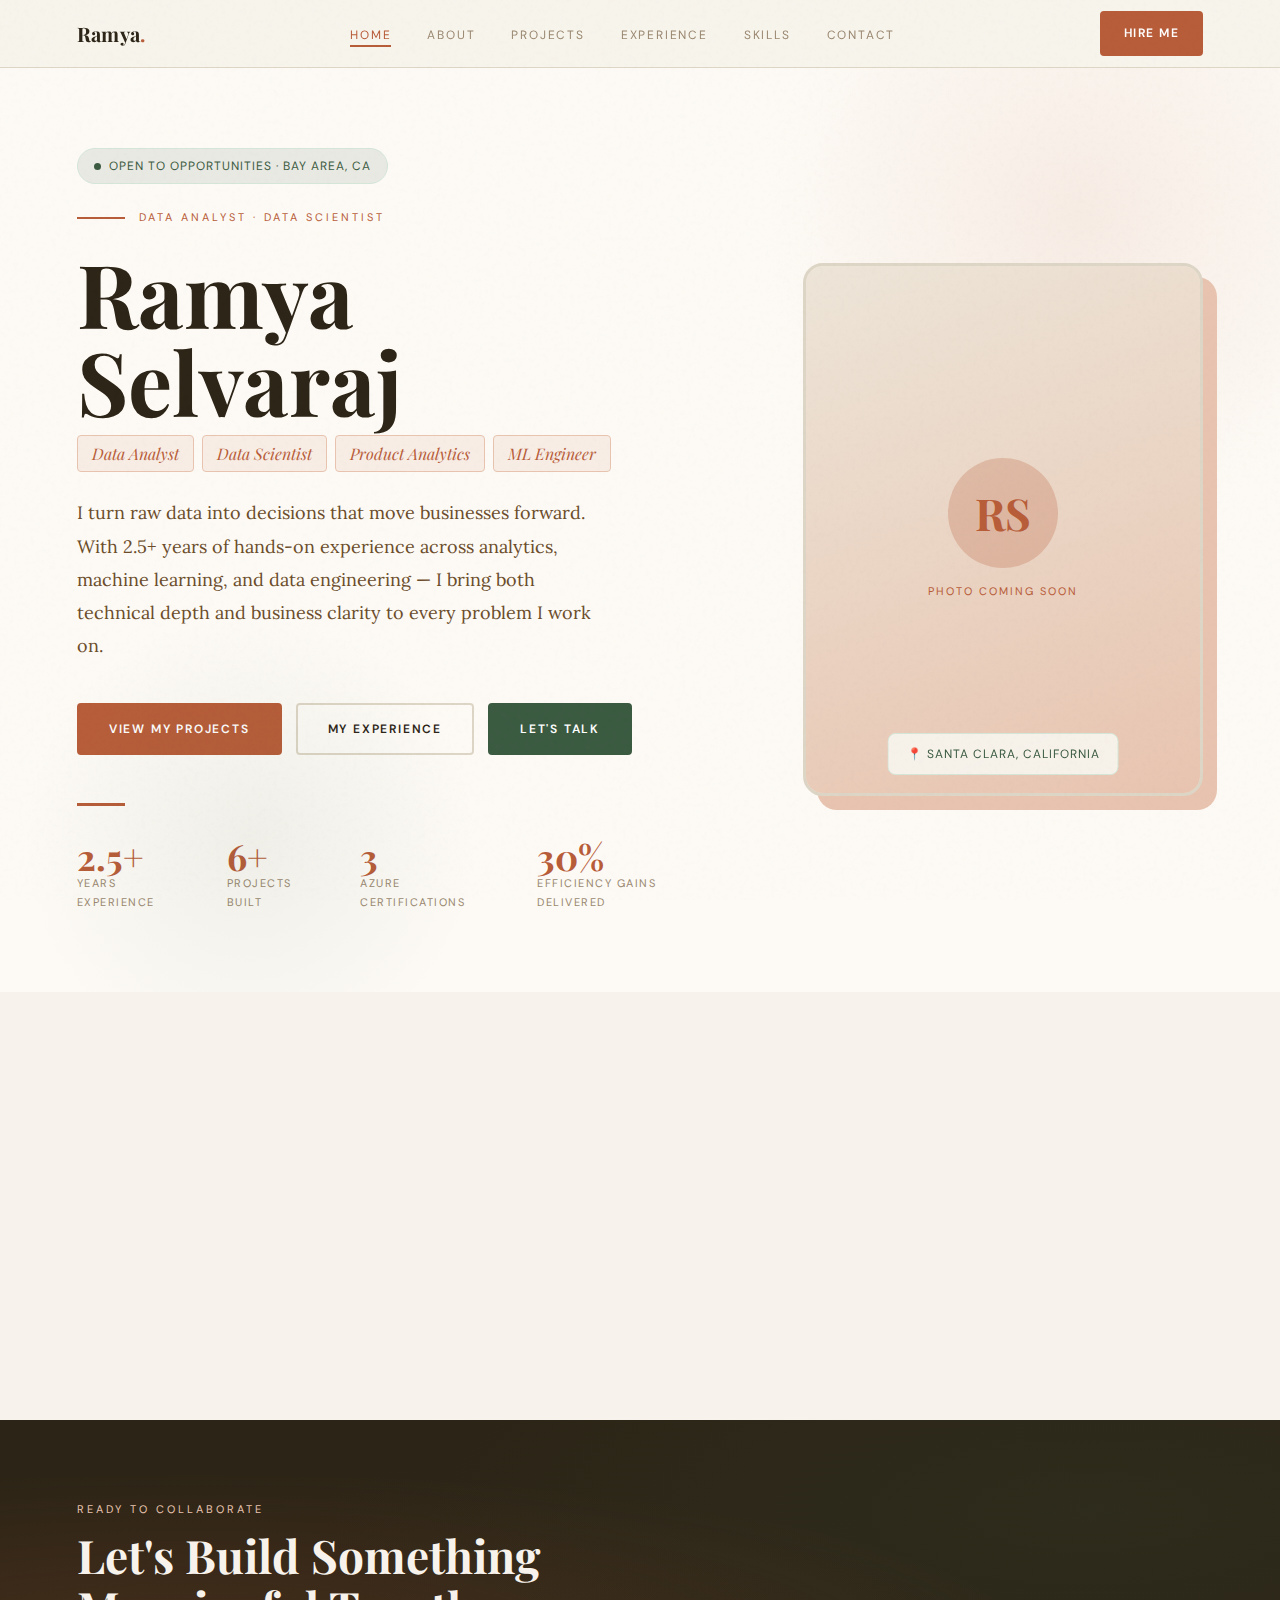
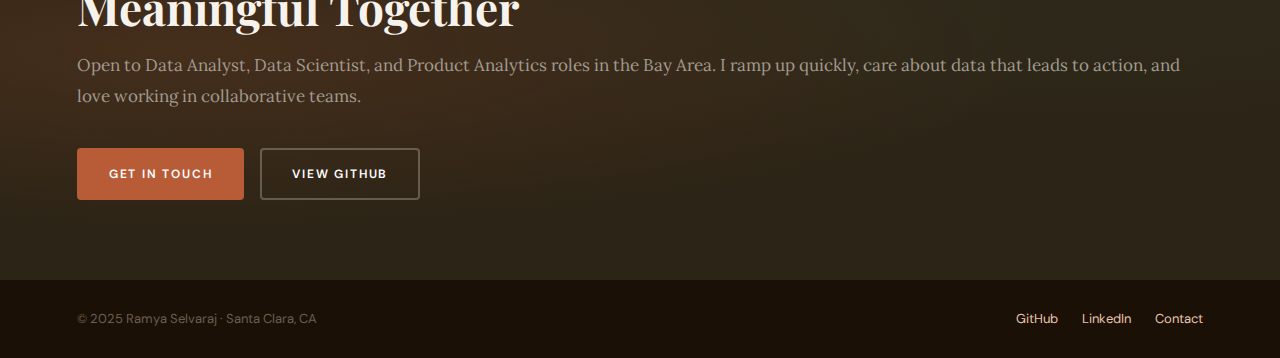
<file: index.html>
<!DOCTYPE html>
<html lang="en">
<head>
<meta charset="UTF-8">
<meta name="viewport" content="width=device-width, initial-scale=1.0">
<title>Ramya Selvaraj — Data Analyst & Data Scientist</title>
<meta name="description" content="Ramya Selvaraj – Data Analyst and Data Scientist with 2.5+ years of experience in analytics, ML, and data pipelines. Based in Bay Area, CA.">
<link rel="preconnect" href="https://fonts.googleapis.com">
<link href="https://fonts.googleapis.com/css2?family=Playfair+Display:ital,wght@0,400;0,600;0,700;1,400&family=DM+Sans:wght@300;400;500;600&family=Lora:ital,wght@0,400;1,400&display=swap" rel="stylesheet">
<link rel="stylesheet" href="css/style.css">
<style>
.available-chip {
  display: inline-flex; align-items: center; gap: 8px;
  background: rgba(58,90,64,.1); border: 1px solid var(--green-lt);
  color: var(--green); font-size: 12px; letter-spacing: 1px;
  text-transform: uppercase; padding: 7px 16px; border-radius: 20px;
  margin-bottom: 24px;
}
.available-dot {
  width: 7px; height: 7px; border-radius: 50%;
  background: var(--green); animation: pulse 2s infinite;
}
@keyframes pulse {
  0%, 100% { opacity: 1; transform: scale(1); }
  50% { opacity: .5; transform: scale(.7); }
}
.hero-divider {
  width: 48px; height: 3px; background: var(--terra);
  margin: 32px 0;
}
</style>
</head>
<body>

<!-- NAV -->
<nav>
  <a href="index.html" class="nav-logo">Ramya<span>.</span></a>
  <ul class="nav-links">
    <li><a href="index.html" data-page="home">Home</a></li>
    <li><a href="pages/about.html" data-page="about">About</a></li>
    <li><a href="pages/projects.html" data-page="projects">Projects</a></li>
    <li><a href="pages/experience.html" data-page="experience">Experience</a></li>
    <li><a href="pages/skills.html" data-page="skills">Skills</a></li>
    <li><a href="pages/contact.html" data-page="contact">Contact</a></li>
  </ul>
  <a href="pages/contact.html" class="nav-hire">Hire Me</a>
  <div class="hamburger" onclick="toggleMenu()">
    <span></span><span></span><span></span>
  </div>
</nav>

<div class="page-wrap">

  <!-- HERO -->
  <section class="hero">
    <div class="hero-blob hero-blob-1"></div>
    <div class="hero-blob hero-blob-2"></div>
    <div class="hero-inner">
      <div class="hero-text">
        <div class="available-chip">
          <div class="available-dot"></div>
          Open to opportunities · Bay Area, CA
        </div>

        <div class="hero-eyebrow">
          <div class="eyebrow-line"></div>
          <span class="eyebrow-text">Data Analyst · Data Scientist</span>
        </div>

        <h1 class="hero-name">Ramya<br>Selvaraj</h1>

        <div class="hero-roles">
          <span class="role-badge">Data Analyst</span>
          <span class="role-badge">Data Scientist</span>
          <span class="role-badge">Product Analytics</span>
          <span class="role-badge">ML Engineer</span>
        </div>

        <p class="hero-desc">
          I turn raw data into decisions that move businesses forward.
          With 2.5+ years of hands-on experience across analytics, machine learning,
          and data engineering — I bring both technical depth and business clarity
          to every problem I work on.
        </p>

        <div class="hero-ctas">
          <a href="pages/projects.html" class="btn btn-fill">View My Projects</a>
          <a href="pages/experience.html" class="btn btn-ghost">My Experience</a>
          <a href="pages/contact.html" class="btn btn-green">Let's Talk</a>
        </div>

        <div class="hero-divider"></div>

        <div class="hero-stats">
          <div class="hero-stat">
            <div class="hs-num">2.5+</div>
            <div class="hs-lbl">Years Experience</div>
          </div>
          <div class="hero-stat">
            <div class="hs-num">6+</div>
            <div class="hs-lbl">Projects Built</div>
          </div>
          <div class="hero-stat">
            <div class="hs-num">3</div>
            <div class="hs-lbl">Azure Certifications</div>
          </div>
          <div class="hero-stat">
            <div class="hs-num">30%</div>
            <div class="hs-lbl">Efficiency Gains Delivered</div>
          </div>
        </div>
      </div>

      <div class="hero-photo-col">
        <div class="hero-photo-frame">
          <!--
            TO ADD YOUR PHOTO:
            Replace the div below with: <img src="../your-photo.jpg" alt="Ramya Selvaraj">
          -->
          <div class="photo-placeholder">
            <div class="avatar-initials">RS</div>
            <p>Photo coming soon</p>
          </div>
          <div class="hero-location-tag">📍 Santa Clara, California</div>
        </div>
      </div>
    </div>
  </section>

  <!-- NAVIGATION CARDS -->
  <div style="background: var(--cream); padding: 0 0 80px;">
    <div class="nav-cards">

      <a href="pages/about.html" class="nav-card reveal">
        <div class="nc-icon">👩‍💻</div>
        <div class="nc-title">About Me</div>
        <div class="nc-sub">My story, background, and what drives me as a data professional.</div>
        <span class="nc-arrow">→</span>
      </a>

      <a href="pages/projects.html" class="nav-card reveal">
        <div class="nc-icon">📊</div>
        <div class="nc-title">Projects</div>
        <div class="nc-sub">6 end-to-end projects across ML, analytics, pipelines, and product.</div>
        <span class="nc-arrow">→</span>
      </a>

      <a href="pages/experience.html" class="nav-card reveal">
        <div class="nc-icon">💼</div>
        <div class="nc-title">Experience & Education</div>
        <div class="nc-sub">Professional history, academic background, and certifications.</div>
        <span class="nc-arrow">→</span>
      </a>

      <a href="pages/skills.html" class="nav-card reveal">
        <div class="nc-icon">⚡</div>
        <div class="nc-title">Skills & Tools</div>
        <div class="nc-sub">Full technical stack: SQL, Python, ML, BI, cloud, and more.</div>
        <span class="nc-arrow">→</span>
      </a>

    </div>
  </div>

  <!-- CONTACT STRIP -->
  <div class="contact-section">
    <div class="contact-inner">
      <span class="contact-label">Ready to collaborate</span>
      <h2 class="contact-title">Let's Build Something<br>Meaningful Together</h2>
      <p class="contact-sub">Open to Data Analyst, Data Scientist, and Product Analytics roles in the Bay Area. I ramp up quickly, care about data that leads to action, and love working in collaborative teams.</p>
      <div style="display:flex; gap:16px; flex-wrap:wrap;">
        <a href="pages/contact.html" class="btn btn-fill">Get In Touch</a>
        <a href="https://github.com/RamyaSelvaraj29" target="_blank" class="btn btn-ghost" style="color:#fff; border-color:rgba(255,255,255,.25);">View GitHub</a>
      </div>
    </div>
  </div>

</div>

<footer>
  <span>© 2025 Ramya Selvaraj · Santa Clara, CA</span>
  <div class="footer-links">
    <a href="https://github.com/RamyaSelvaraj29" target="_blank">GitHub</a>
    <a href="https://linkedin.com/in/ramya-selvaraj" target="_blank">LinkedIn</a>
    <a href="pages/contact.html">Contact</a>
  </div>
</footer>

<script src="js/main.js"></script>
<script>initNav('home');</script>
</body>
</html>
</file>
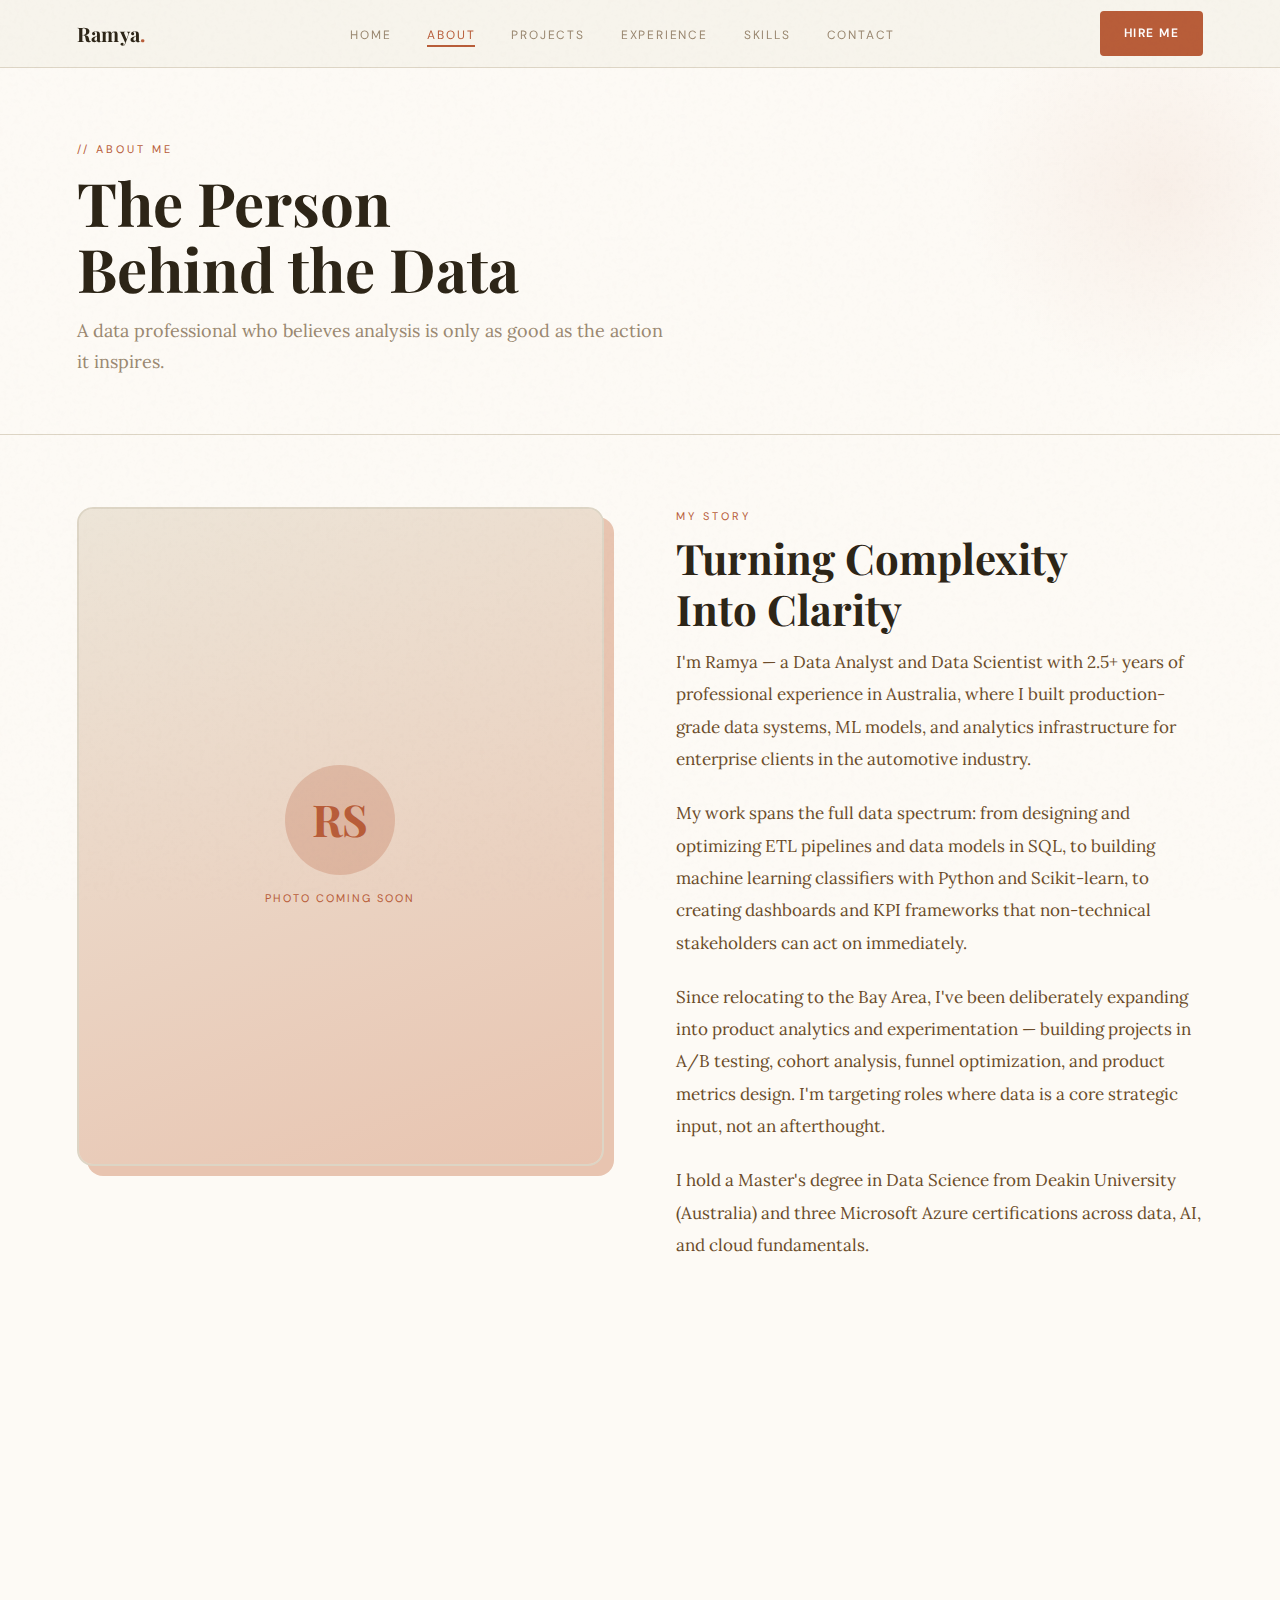
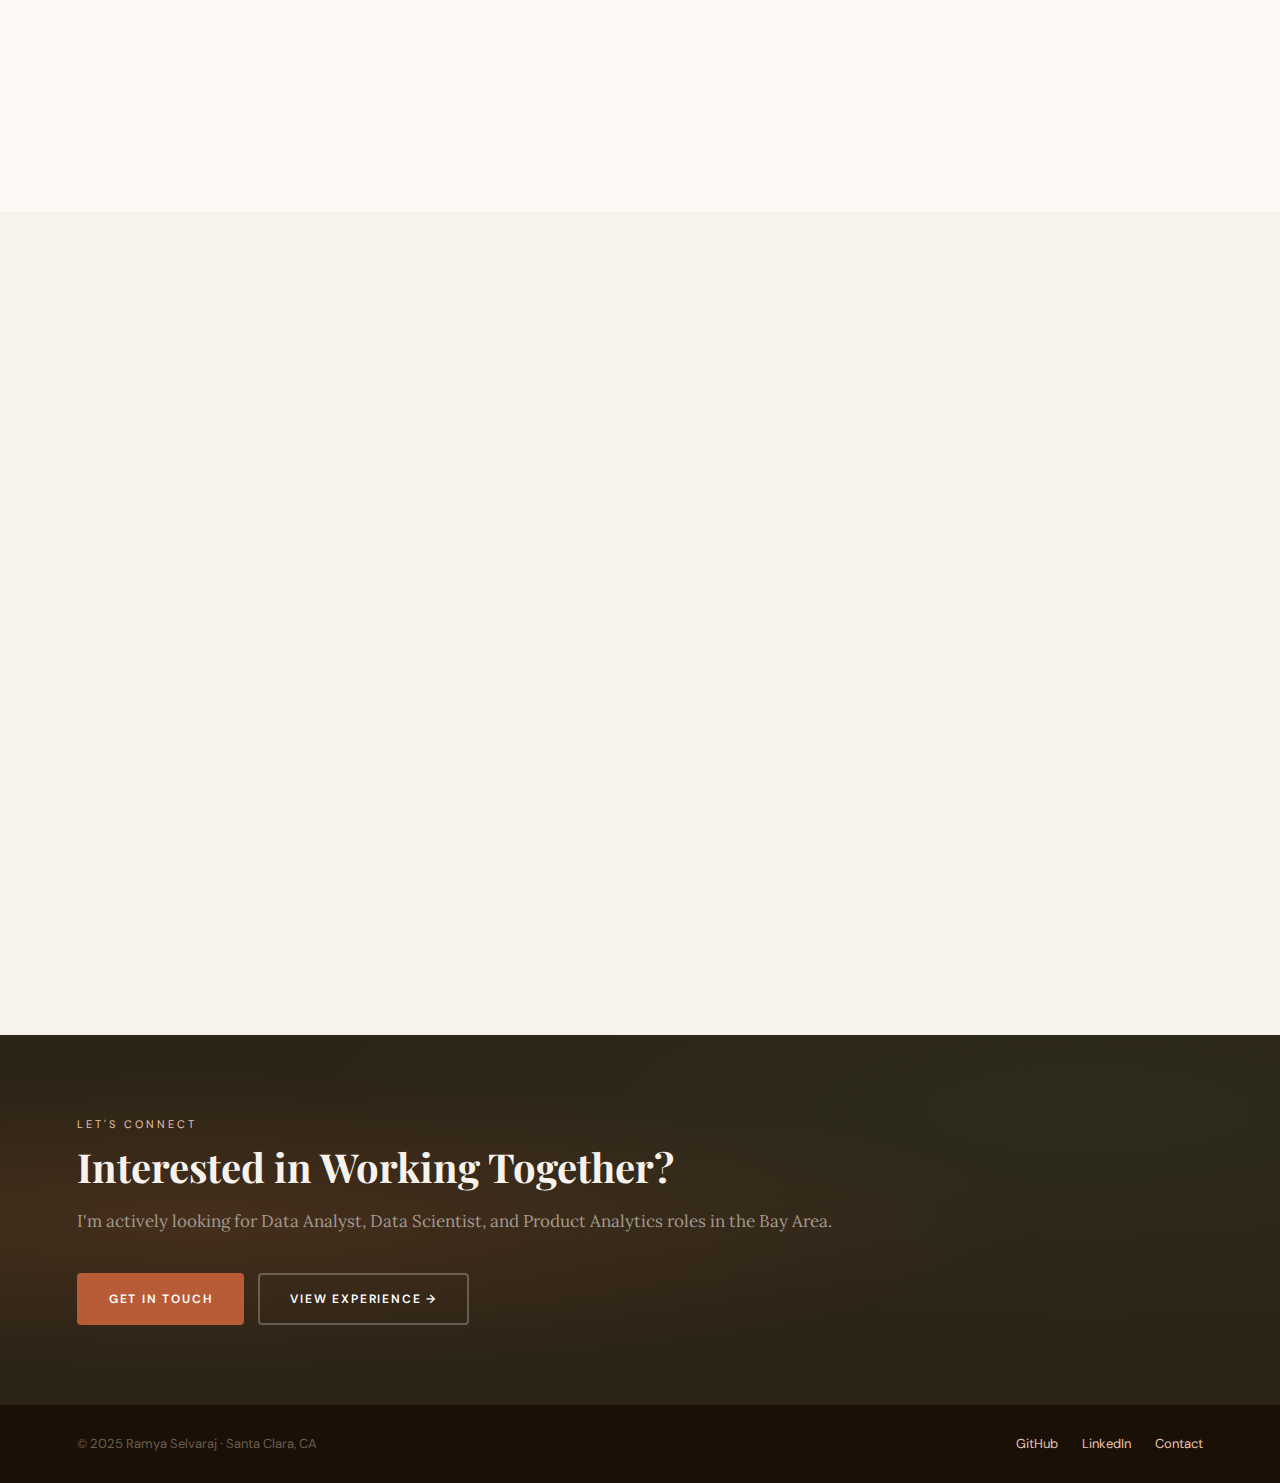
<file: pages/about.html>
<!DOCTYPE html>
<html lang="en">
<head>
<meta charset="UTF-8">
<meta name="viewport" content="width=device-width, initial-scale=1.0">
<title>About — Ramya Selvaraj</title>
<link rel="preconnect" href="https://fonts.googleapis.com">
<link href="https://fonts.googleapis.com/css2?family=Playfair+Display:ital,wght@0,400;0,600;0,700;1,400&family=DM+Sans:wght@300;400;500;600&family=Lora:ital,wght@0,400;1,400&display=swap" rel="stylesheet">
<link rel="stylesheet" href="../css/style.css">
<style>
.about-grid {
  display: grid; grid-template-columns: 1fr 1fr;
  gap: 72px; align-items: start;
}
.about-photo {
  background: var(--warm); border-radius: 16px;
  aspect-ratio: 4/5; overflow: hidden;
  border: 2px solid var(--border);
  box-shadow: 10px 10px 0 var(--terra-lt);
  display: flex; align-items: center; justify-content: center;
}
.about-photo img { width:100%; height:100%; object-fit:cover; display:block; }
.about-text p {
  font-family: 'Lora', serif;
  font-size: 17px; color: var(--brown); line-height: 1.9;
  margin-bottom: 22px;
}
.highlight-cards { display: flex; flex-direction: column; gap: 14px; margin-top: 32px; }
.hc {
  display: flex; align-items: flex-start; gap: 16px;
  background: var(--paper); border: 1.5px solid var(--border);
  border-radius: 10px; padding: 16px 20px;
  transition: border-color .2s, transform .15s;
}
.hc:hover { border-color: var(--terra); transform: translateX(4px); }
.hc-icon { font-size: 22px; flex-shrink: 0; margin-top: 2px; }
.hc-title { font-size: 14px; font-weight: 600; color: var(--ink); margin-bottom: 3px; }
.hc-sub { font-size: 13px; color: var(--dim); line-height: 1.55; }

.values-grid {
  display: grid; grid-template-columns: repeat(3, 1fr);
  gap: 20px; margin-top: 0;
}
.val-card {
  background: var(--paper); border: 1.5px solid var(--border);
  border-radius: 12px; padding: 28px 24px; text-align: center;
  transition: border-color .2s, transform .15s;
}
.val-card:hover { border-color: var(--terra); transform: translateY(-4px); }
.val-icon { font-size: 36px; margin-bottom: 14px; }
.val-title {
  font-family: 'Playfair Display', serif;
  font-size: 16px; font-weight: 700; color: var(--ink); margin-bottom: 8px;
}
.val-desc { font-size: 13px; color: var(--dim); line-height: 1.6; }

.divider-line {
  border: none; border-top: 1px solid var(--border); margin: 64px 0 0;
}

@media(max-width:860px){
  .about-grid { grid-template-columns: 1fr; }
  .values-grid { grid-template-columns: 1fr 1fr; }
}
@media(max-width:560px){
  .values-grid { grid-template-columns: 1fr; }
}
</style>
</head>
<body>

<nav>
  <a href="../index.html" class="nav-logo">Ramya<span>.</span></a>
  <ul class="nav-links">
    <li><a href="../index.html" data-page="home">Home</a></li>
    <li><a href="about.html" data-page="about">About</a></li>
    <li><a href="projects.html" data-page="projects">Projects</a></li>
    <li><a href="experience.html" data-page="experience">Experience</a></li>
    <li><a href="skills.html" data-page="skills">Skills</a></li>
    <li><a href="contact.html" data-page="contact">Contact</a></li>
  </ul>
  <a href="contact.html" class="nav-hire">Hire Me</a>
  <div class="hamburger" onclick="toggleMenu()">
    <span></span><span></span><span></span>
  </div>
</nav>

<div class="page-wrap">
  <div class="page-header">
    <div class="ph-inner">
      <span class="ph-label">// About Me</span>
      <h1 class="ph-title">The Person<br>Behind the Data</h1>
      <p class="ph-sub">A data professional who believes analysis is only as good as the action it inspires.</p>
    </div>
  </div>

  <!-- ABOUT SECTION -->
  <div class="section" style="background:var(--paper);">
    <div class="section-inner">
      <div class="about-grid">

        <div class="about-photo reveal">
          <!--
            TO ADD PHOTO: Replace this div with
            <img src="../your-photo.jpg" alt="Ramya Selvaraj">
          -->
          <div class="photo-placeholder">
            <div class="avatar-initials">RS</div>
            <p>Photo coming soon</p>
          </div>
        </div>

        <div>
          <span class="section-eyebrow reveal">My Story</span>
          <h2 class="section-heading reveal">Turning Complexity<br>Into Clarity</h2>

          <div class="about-text reveal">
            <p>
              I'm Ramya — a Data Analyst and Data Scientist with 2.5+ years of professional experience 
              in Australia, where I built production-grade data systems, ML models, and analytics 
              infrastructure for enterprise clients in the automotive industry.
            </p>
            <p>
              My work spans the full data spectrum: from designing and optimizing ETL pipelines 
              and data models in SQL, to building machine learning classifiers with Python and 
              Scikit-learn, to creating dashboards and KPI frameworks that non-technical 
              stakeholders can act on immediately.
            </p>
            <p>
              Since relocating to the Bay Area, I've been deliberately expanding into product 
              analytics and experimentation — building projects in A/B testing, cohort analysis, 
              funnel optimization, and product metrics design. I'm targeting roles where data 
              is a core strategic input, not an afterthought.
            </p>
            <p>
              I hold a Master's degree in Data Science from Deakin University (Australia) and 
              three Microsoft Azure certifications across data, AI, and cloud fundamentals.
            </p>
          </div>

          <div class="highlight-cards">
            <div class="hc reveal">
              <div class="hc-icon">🎓</div>
              <div>
                <div class="hc-title">Master of Data Science — Deakin University</div>
                <div class="hc-sub">Graduate-level training in statistical modelling, ML, data engineering, and research methodology.</div>
              </div>
            </div>
            <div class="hc reveal">
              <div class="hc-icon">🌏</div>
              <div>
                <div class="hc-title">2.5 Years Industry Experience — Australia</div>
                <div class="hc-sub">Professional data work at Pentana Solutions, a global automotive software company operating in 100+ countries.</div>
              </div>
            </div>
            <div class="hc reveal">
              <div class="hc-icon">☁️</div>
              <div>
                <div class="hc-title">3× Microsoft Azure Certified</div>
                <div class="hc-sub">AZ-900, DP-900, and AI-900 — demonstrating verified cloud, data, and AI fundamentals.</div>
              </div>
            </div>
            <div class="hc reveal">
              <div class="hc-icon">🤖</div>
              <div>
                <div class="hc-title">AI-Augmented Analytics</div>
                <div class="hc-sub">Hands-on with OpenAI API, GPT-4, and semantic embeddings to build intelligent data products.</div>
              </div>
            </div>
          </div>
        </div>
      </div>
    </div>
  </div>

  <!-- VALUES -->
  <div class="section" style="background:var(--cream);">
    <div class="section-inner">
      <span class="section-eyebrow reveal">How I Work</span>
      <h2 class="section-heading reveal">What I Bring to Every Role</h2>
      <p class="section-lead reveal">Beyond technical skills — the working principles that make me an effective collaborator.</p>

      <div class="values-grid">
        <div class="val-card reveal">
          <div class="val-icon">🎯</div>
          <div class="val-title">Business-First Thinking</div>
          <div class="val-desc">Every analysis starts with "What decision does this enable?" I don't ship reports — I ship recommendations.</div>
        </div>
        <div class="val-card reveal">
          <div class="val-icon">🔬</div>
          <div class="val-title">Rigorous & Reproducible</div>
          <div class="val-desc">Clean code, documented notebooks, version-controlled work. Findings that others can verify and build on.</div>
        </div>
        <div class="val-card reveal">
          <div class="val-icon">💬</div>
          <div class="val-title">Clear Communicator</div>
          <div class="val-desc">Translating complex findings into plain language for engineers, PMs, and executives. Trilingual — English, Tamil, Telugu.</div>
        </div>
        <div class="val-card reveal">
          <div class="val-icon">⚡</div>
          <div class="val-title">Fast Learner</div>
          <div class="val-desc">Picked up dbt, Airflow, and the OpenAI API through self-directed projects. I adapt quickly to new stacks and domains.</div>
        </div>
        <div class="val-card reveal">
          <div class="val-icon">🔄</div>
          <div class="val-title">Full-Stack Data Skills</div>
          <div class="val-desc">From raw ETL pipelines to ML model deployment to executive dashboards — I operate at every layer of the data stack.</div>
        </div>
        <div class="val-card reveal">
          <div class="val-icon">🤝</div>
          <div class="val-title">Cross-Functional Partner</div>
          <div class="val-desc">Experienced collaborating with product, engineering, and ops teams. I don't work in a silo — I work at the intersection.</div>
        </div>
      </div>
    </div>
  </div>

  <!-- CTA -->
  <div class="contact-section">
    <div class="contact-inner">
      <span class="contact-label">Let's connect</span>
      <h2 class="contact-title" style="font-size:clamp(26px,3.5vw,40px);">Interested in Working Together?</h2>
      <p class="contact-sub">I'm actively looking for Data Analyst, Data Scientist, and Product Analytics roles in the Bay Area.</p>
      <div style="display:flex; gap:14px; flex-wrap:wrap;">
        <a href="contact.html" class="btn btn-fill">Get In Touch</a>
        <a href="experience.html" class="btn btn-ghost" style="color:#fff;border-color:rgba(255,255,255,.25);">View Experience →</a>
      </div>
    </div>
  </div>

</div>

<footer>
  <span>© 2025 Ramya Selvaraj · Santa Clara, CA</span>
  <div class="footer-links">
    <a href="https://github.com/RamyaSelvaraj29" target="_blank">GitHub</a>
    <a href="https://linkedin.com/in/ramya-selvaraj" target="_blank">LinkedIn</a>
    <a href="contact.html">Contact</a>
  </div>
</footer>

<script src="../js/main.js"></script>
<script>initNav('about');</script>
</body>
</html>
</file>
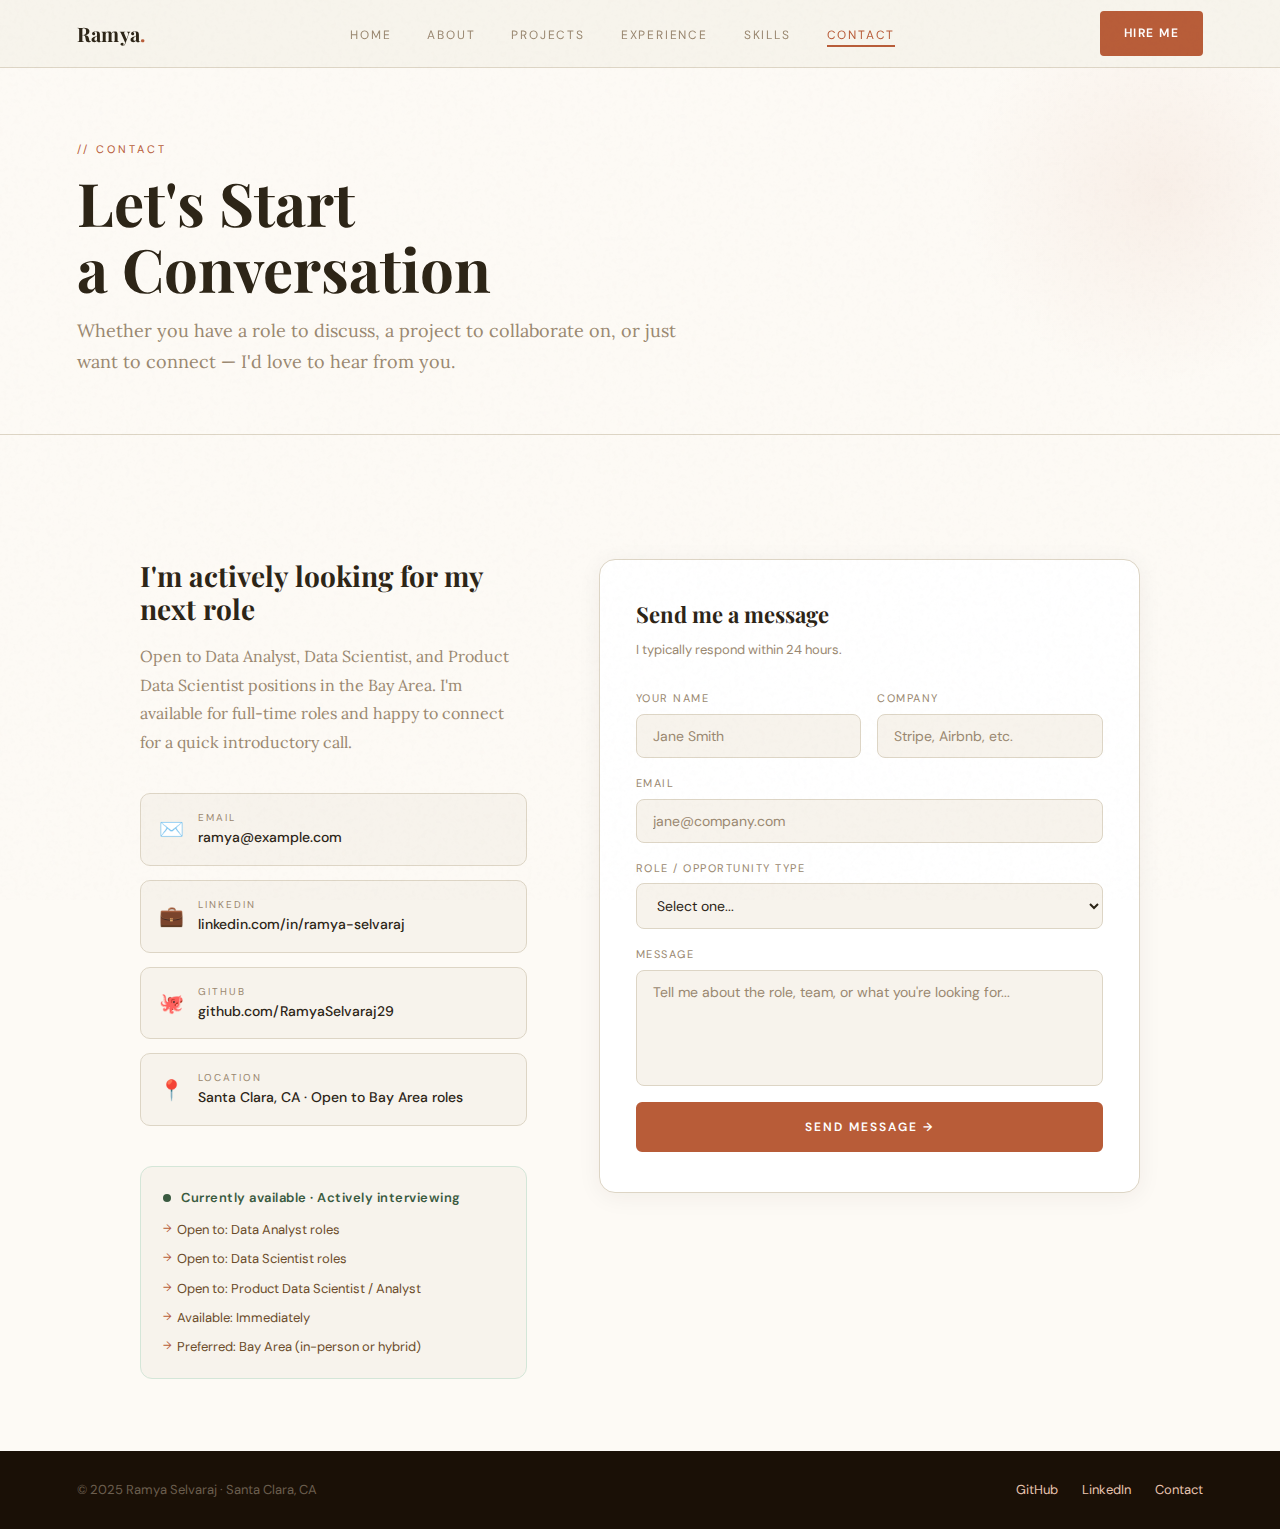
<file: pages/contact.html>
<!DOCTYPE html>
<html lang="en">
<head>
<meta charset="UTF-8">
<meta name="viewport" content="width=device-width, initial-scale=1.0">
<title>Contact — Ramya Selvaraj</title>
<link rel="preconnect" href="https://fonts.googleapis.com">
<link href="https://fonts.googleapis.com/css2?family=Playfair+Display:ital,wght@0,400;0,600;0,700;1,400&family=DM+Sans:wght@300;400;500;600&family=Lora:ital,wght@0,400;1,400&display=swap" rel="stylesheet">
<link rel="stylesheet" href="../css/style.css">
<style>
.contact-page { background: var(--paper); padding: 72px 6%; }
.contact-page-inner { max-width: 1000px; margin: 0 auto; }

.contact-page-grid {
  display: grid; grid-template-columns: 1fr 1.4fr;
  gap: 72px; align-items: start; margin-top: 52px;
}

.cp-info {}
.cp-title {
  font-family: 'Playfair Display', serif;
  font-size: 28px; font-weight: 700; color: var(--ink);
  margin-bottom: 16px; line-height: 1.2;
}
.cp-sub {
  font-family: 'Lora', serif;
  font-size: 16px; color: var(--dim); line-height: 1.8;
  margin-bottom: 36px;
}

.cp-links { display: flex; flex-direction: column; gap: 14px; margin-bottom: 40px; }
.cp-link {
  display: flex; align-items: center; gap: 14px;
  padding: 15px 18px; border-radius: 10px;
  background: var(--cream); border: 1.5px solid var(--border);
  text-decoration: none; transition: all .2s;
}
.cp-link:hover { border-color: var(--terra); transform: translateX(4px); }
.cp-link-icon { font-size: 20px; flex-shrink: 0; }
.cp-link-lbl { font-size: 10px; letter-spacing: 2px; text-transform: uppercase; color: var(--dim); }
.cp-link-val { font-size: 14px; font-weight: 500; color: var(--ink); }

.status-card {
  background: var(--cream); border: 1.5px solid var(--green-lt);
  border-radius: 12px; padding: 20px 22px;
}
.sc-head {
  display: flex; align-items: center; gap: 10px;
  margin-bottom: 10px;
}
.sc-dot { width: 8px; height: 8px; border-radius: 50%; background: var(--green); animation: pulse 2s infinite; }
@keyframes pulse { 0%,100%{opacity:1;transform:scale(1)} 50%{opacity:.5;transform:scale(.7)} }
.sc-title { font-size: 13px; font-weight: 600; color: var(--green); letter-spacing: .5px; }
.sc-items { display: flex; flex-direction: column; gap: 7px; }
.sc-item {
  font-size: 13px; color: var(--brown); padding-left: 14px; position: relative;
}
.sc-item::before { content: '→'; position: absolute; left: 0; color: var(--terra); font-size: 11px; }

.contact-form-card {
  background: var(--white); border: 1.5px solid var(--border);
  border-radius: 16px; padding: 36px 36px 40px;
  box-shadow: 0 4px 24px rgba(44,36,22,.06);
}
.cf-title {
  font-family: 'Playfair Display', serif;
  font-size: 22px; font-weight: 700; color: var(--ink);
  margin-bottom: 6px;
}
.cf-sub { font-size: 13px; color: var(--dim); margin-bottom: 28px; }

.cf-form { display: flex; flex-direction: column; gap: 16px; }
.cf-row-form { display: grid; grid-template-columns: 1fr 1fr; gap: 16px; }
.cf-f { display: flex; flex-direction: column; gap: 6px; }
.cf-f label { font-size: 11px; letter-spacing: 1.5px; text-transform: uppercase; color: var(--dim); }
.cf-f input, .cf-f select, .cf-f textarea {
  padding: 12px 16px; border-radius: 8px;
  border: 1.5px solid var(--border); background: var(--cream);
  font-family: 'DM Sans', sans-serif; font-size: 14px;
  color: var(--ink); outline: none; transition: border-color .2s; resize: none;
}
.cf-f input:focus, .cf-f select:focus, .cf-f textarea:focus { border-color: var(--terra); }
.cf-f input::placeholder, .cf-f textarea::placeholder { color: var(--dim); }

.cf-submit-btn {
  font-family: 'DM Sans', sans-serif;
  font-size: 12px; letter-spacing: 2px; text-transform: uppercase; font-weight: 600;
  padding: 15px 32px; border-radius: 6px;
  background: var(--terra); color: #fff; border: 2px solid var(--terra);
  cursor: pointer; transition: all .2s; align-self: flex-start; width: 100%;
}
.cf-submit-btn:hover { background: var(--terra-dk); border-color: var(--terra-dk); }

@media(max-width:760px){
  .contact-page-grid { grid-template-columns: 1fr; gap: 40px; }
  .cf-row-form { grid-template-columns: 1fr; }
}
</style>
</head>
<body>

<nav>
  <a href="../index.html" class="nav-logo">Ramya<span>.</span></a>
  <ul class="nav-links">
    <li><a href="../index.html" data-page="home">Home</a></li>
    <li><a href="about.html" data-page="about">About</a></li>
    <li><a href="projects.html" data-page="projects">Projects</a></li>
    <li><a href="experience.html" data-page="experience">Experience</a></li>
    <li><a href="skills.html" data-page="skills">Skills</a></li>
    <li><a href="contact.html" data-page="contact">Contact</a></li>
  </ul>
  <a href="contact.html" class="nav-hire">Hire Me</a>
  <div class="hamburger" onclick="toggleMenu()">
    <span></span><span></span><span></span>
  </div>
</nav>

<div class="page-wrap">

  <div class="page-header">
    <div class="ph-inner">
      <span class="ph-label">// Contact</span>
      <h1 class="ph-title">Let's Start<br>a Conversation</h1>
      <p class="ph-sub">Whether you have a role to discuss, a project to collaborate on, or just want to connect — I'd love to hear from you.</p>
    </div>
  </div>

  <div class="contact-page">
    <div class="contact-page-inner">
      <div class="contact-page-grid">

        <div class="cp-info reveal">
          <h2 class="cp-title">I'm actively looking for my next role</h2>
          <p class="cp-sub">Open to Data Analyst, Data Scientist, and Product Data Scientist positions in the Bay Area. I'm available for full-time roles and happy to connect for a quick introductory call.</p>

          <div class="cp-links">
            <a href="mailto:ramya@example.com" class="cp-link">
              <span class="cp-link-icon">✉️</span>
              <div>
                <div class="cp-link-lbl">Email</div>
                <!-- UPDATE: Replace with your real email -->
                <div class="cp-link-val">ramya@example.com</div>
              </div>
            </a>
            <a href="https://linkedin.com/in/ramya-selvaraj" target="_blank" class="cp-link">
              <span class="cp-link-icon">💼</span>
              <div>
                <div class="cp-link-lbl">LinkedIn</div>
                <!-- UPDATE: Replace with your real LinkedIn URL -->
                <div class="cp-link-val">linkedin.com/in/ramya-selvaraj</div>
              </div>
            </a>
            <a href="https://github.com/RamyaSelvaraj29" target="_blank" class="cp-link">
              <span class="cp-link-icon">🐙</span>
              <div>
                <div class="cp-link-lbl">GitHub</div>
                <div class="cp-link-val">github.com/RamyaSelvaraj29</div>
              </div>
            </a>
            <div class="cp-link" style="cursor:default;">
              <span class="cp-link-icon">📍</span>
              <div>
                <div class="cp-link-lbl">Location</div>
                <div class="cp-link-val">Santa Clara, CA · Open to Bay Area roles</div>
              </div>
            </div>
          </div>

          <div class="status-card">
            <div class="sc-head">
              <div class="sc-dot"></div>
              <span class="sc-title">Currently available · Actively interviewing</span>
            </div>
            <div class="sc-items">
              <div class="sc-item">Open to: Data Analyst roles</div>
              <div class="sc-item">Open to: Data Scientist roles</div>
              <div class="sc-item">Open to: Product Data Scientist / Analyst</div>
              <div class="sc-item">Available: Immediately</div>
              <div class="sc-item">Preferred: Bay Area (in-person or hybrid)</div>
            </div>
          </div>
        </div>

        <div class="contact-form-card reveal">
          <div class="cf-title">Send me a message</div>
          <div class="cf-sub">I typically respond within 24 hours.</div>
          <div class="cf-form">
            <div class="cf-row-form">
              <div class="cf-f">
                <label>Your Name</label>
                <input type="text" placeholder="Jane Smith">
              </div>
              <div class="cf-f">
                <label>Company</label>
                <input type="text" placeholder="Stripe, Airbnb, etc.">
              </div>
            </div>
            <div class="cf-f">
              <label>Email</label>
              <input type="email" placeholder="jane@company.com">
            </div>
            <div class="cf-f">
              <label>Role / Opportunity Type</label>
              <select>
                <option value="">Select one...</option>
                <option>Data Analyst Role</option>
                <option>Data Scientist Role</option>
                <option>Product Data Analyst / Scientist</option>
                <option>Freelance / Contract Project</option>
                <option>Coffee Chat / Networking</option>
                <option>Other</option>
              </select>
            </div>
            <div class="cf-f">
              <label>Message</label>
              <textarea rows="5" placeholder="Tell me about the role, team, or what you're looking for..."></textarea>
            </div>
            <button class="cf-submit-btn" onclick="handleSubmit()">Send Message →</button>
          </div>
        </div>

      </div>
    </div>
  </div>

</div>

<footer>
  <span>© 2025 Ramya Selvaraj · Santa Clara, CA</span>
  <div class="footer-links">
    <a href="https://github.com/RamyaSelvaraj29" target="_blank">GitHub</a>
    <a href="https://linkedin.com/in/ramya-selvaraj" target="_blank">LinkedIn</a>
    <a href="contact.html">Contact</a>
  </div>
</footer>

<script src="../js/main.js"></script>
<script>initNav('contact');</script>
</body>
</html>
</file>
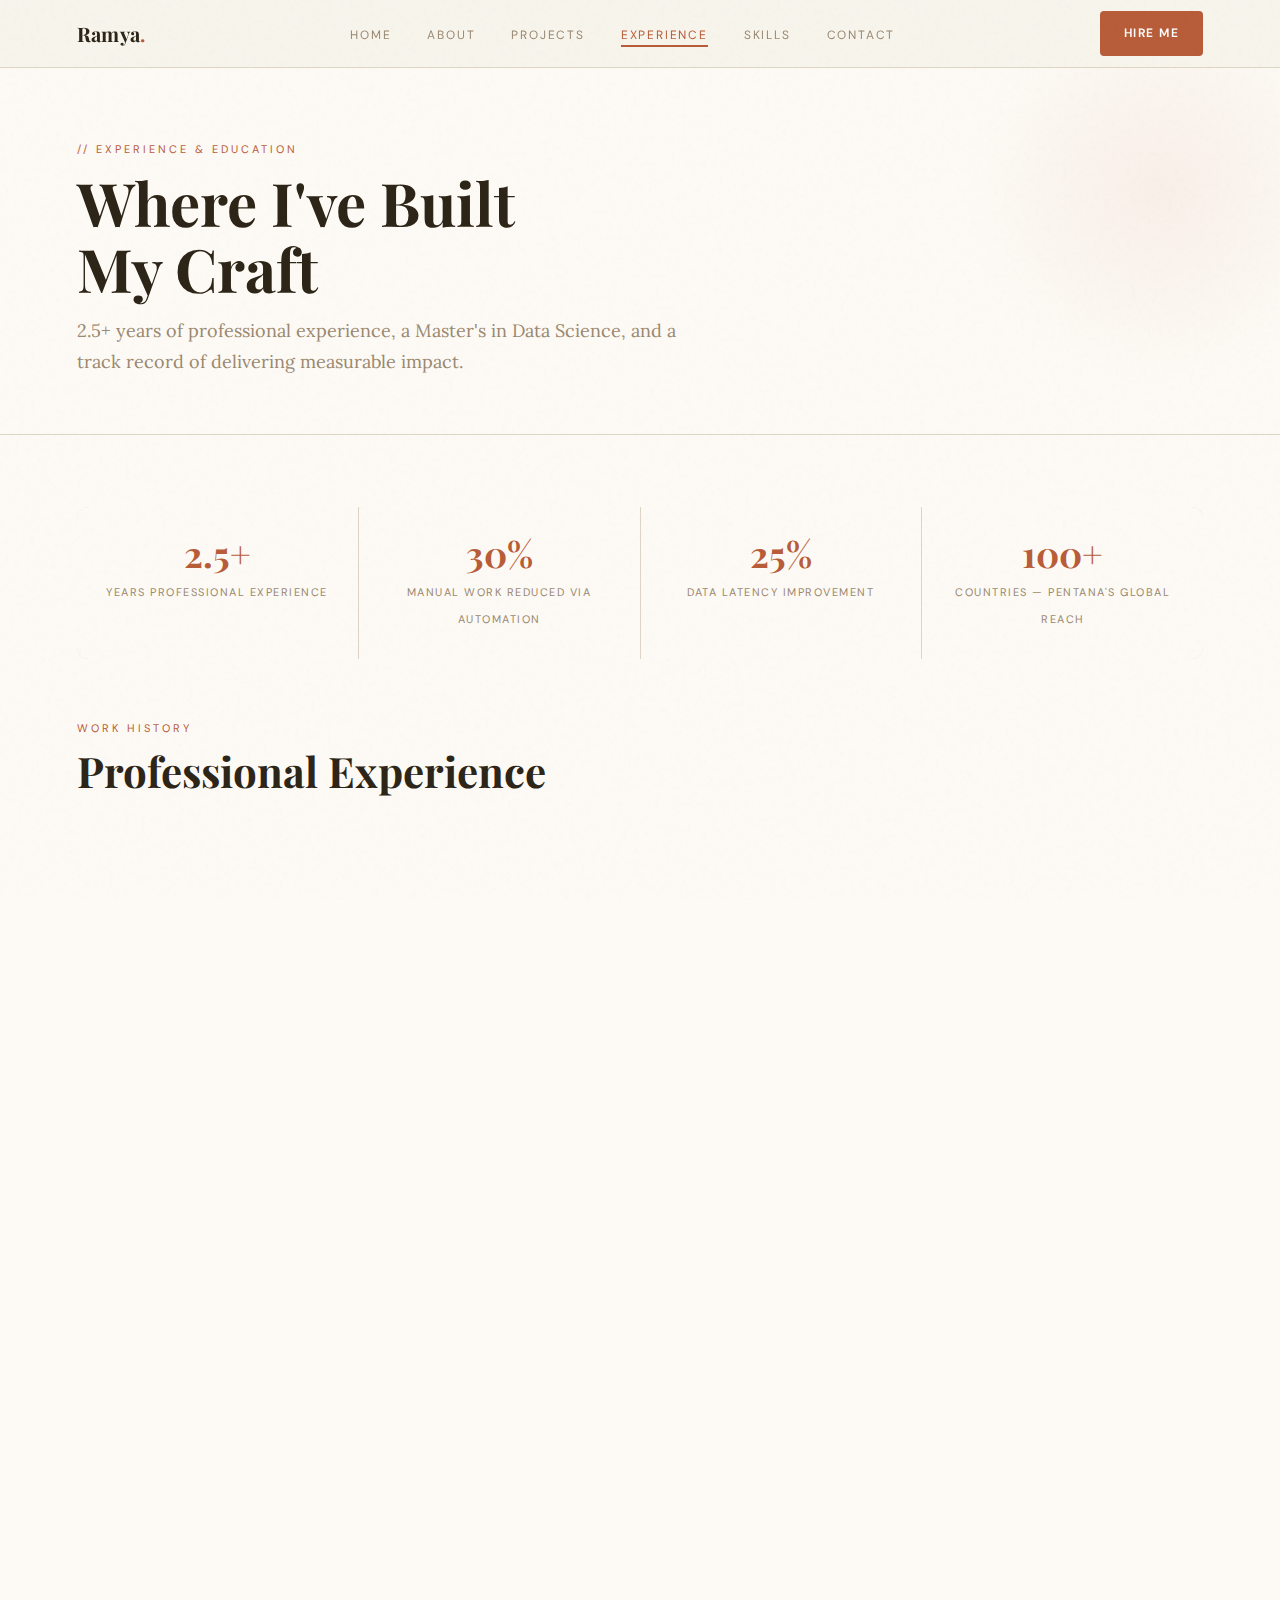
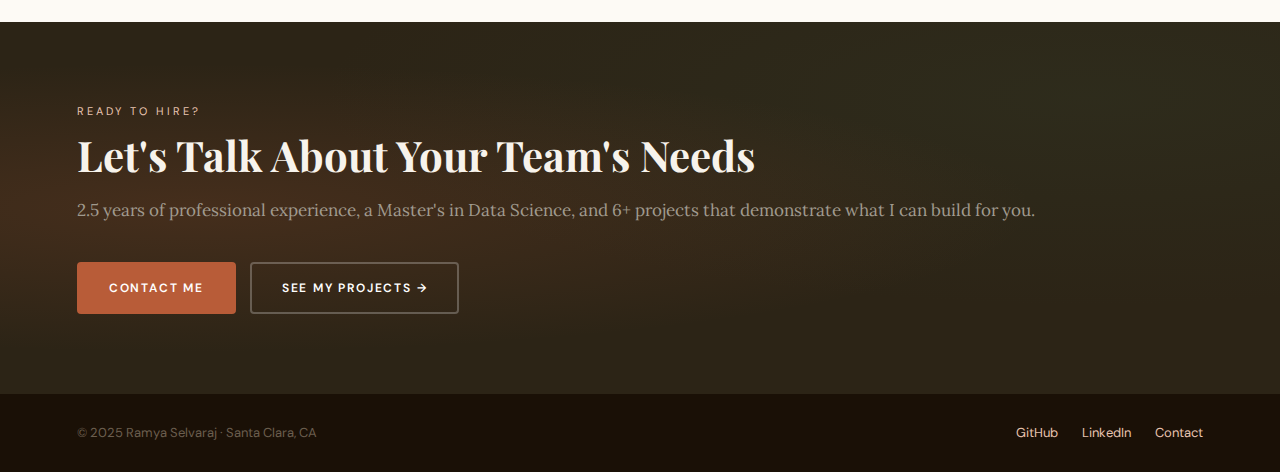
<file: pages/experience.html>
<!DOCTYPE html>
<html lang="en">
<head>
<meta charset="UTF-8">
<meta name="viewport" content="width=device-width, initial-scale=1.0">
<title>Experience — Ramya Selvaraj</title>
<link rel="preconnect" href="https://fonts.googleapis.com">
<link href="https://fonts.googleapis.com/css2?family=Playfair+Display:ital,wght@0,400;0,600;0,700;1,400&family=DM+Sans:wght@300;400;500;600&family=Lora:ital,wght@0,400;1,400&display=swap" rel="stylesheet">
<link rel="stylesheet" href="../css/style.css">
<style>
.exp-summary {
  display: grid; grid-template-columns: repeat(4, 1fr);
  gap: 1px; background: var(--border);
  border-radius: 12px; overflow: hidden; margin-bottom: 60px;
}
.es-item {
  background: var(--paper); padding: 28px 20px; text-align: center;
}
.es-num {
  font-family: 'Playfair Display', serif;
  font-size: 36px; font-weight: 700; color: var(--terra);
  display: block; line-height: 1; margin-bottom: 6px;
}
.es-lbl { font-size: 11px; letter-spacing: 1.5px; text-transform: uppercase; color: var(--dim); }

.section-divider {
  display: flex; align-items: center; gap: 16px;
  margin: 60px 0 40px;
}
.sd-line { flex: 1; height: 1px; background: var(--border); }
.sd-label {
  font-size: 11px; letter-spacing: 2.5px; text-transform: uppercase; color: var(--dim);
  white-space: nowrap;
}

@media(max-width:640px){
  .exp-summary { grid-template-columns: 1fr 1fr; }
}
</style>
</head>
<body>

<nav>
  <a href="../index.html" class="nav-logo">Ramya<span>.</span></a>
  <ul class="nav-links">
    <li><a href="../index.html" data-page="home">Home</a></li>
    <li><a href="about.html" data-page="about">About</a></li>
    <li><a href="projects.html" data-page="projects">Projects</a></li>
    <li><a href="experience.html" data-page="experience">Experience</a></li>
    <li><a href="skills.html" data-page="skills">Skills</a></li>
    <li><a href="contact.html" data-page="contact">Contact</a></li>
  </ul>
  <a href="contact.html" class="nav-hire">Hire Me</a>
  <div class="hamburger" onclick="toggleMenu()">
    <span></span><span></span><span></span>
  </div>
</nav>

<div class="page-wrap">

  <div class="page-header">
    <div class="ph-inner">
      <span class="ph-label">// Experience & Education</span>
      <h1 class="ph-title">Where I've Built<br>My Craft</h1>
      <p class="ph-sub">2.5+ years of professional experience, a Master's in Data Science, and a track record of delivering measurable impact.</p>
    </div>
  </div>

  <div class="section" style="background:var(--paper);">
    <div class="section-inner">

      <!-- Summary strip -->
      <div class="exp-summary reveal">
        <div class="es-item">
          <span class="es-num">2.5+</span>
          <span class="es-lbl">Years Professional Experience</span>
        </div>
        <div class="es-item">
          <span class="es-num">30%</span>
          <span class="es-lbl">Manual Work Reduced via Automation</span>
        </div>
        <div class="es-item">
          <span class="es-num">25%</span>
          <span class="es-lbl">Data Latency Improvement</span>
        </div>
        <div class="es-item">
          <span class="es-num">100+</span>
          <span class="es-lbl">Countries — Pentana's Global Reach</span>
        </div>
      </div>

      <!-- WORK EXPERIENCE -->
      <span class="section-eyebrow reveal">Work History</span>
      <h2 class="section-heading reveal">Professional Experience</h2>

      <div class="timeline reveal">

        <div class="tl-item">
          <div class="tl-dot">💼</div>
          <div class="tl-card">
            <div class="tl-top">
              <span class="tl-role">Data Analyst</span>
              <span class="tl-period">Jan 2022 – May 2024</span>
            </div>
            <div class="tl-company">Pentana Solutions</div>
            <div class="tl-location">📍 Melbourne, Victoria, Australia · Full-Time · 2 years 5 months</div>
            <p style="font-size:14px;color:var(--dim);margin-bottom:20px;font-family:'Lora',serif;font-style:italic;">
              Pentana Solutions is a global automotive software company serving 10,000+ dealerships across 100+ countries. The data team supported OEM integrations and dealer analytics at enterprise scale.
            </p>

            <div class="tl-achievements">
              <div class="ta-item">
                <div class="ta-num">25%</div>
                <div class="ta-lbl">Latency Reduced</div>
              </div>
              <div class="ta-item">
                <div class="ta-num">30%</div>
                <div class="ta-lbl">Manual QA Reduced</div>
              </div>
              <div class="ta-item">
                <div class="ta-num">10%</div>
                <div class="ta-lbl">Query Perf Improved</div>
              </div>
            </div>

            <ul class="tl-bullets">
              <li>
                <strong>Designed and automated ETL pipelines</strong> transforming high-volume OEM vehicle master, parts, and accessory data into unified dealer-ready schemas — reducing data latency by <strong>25%</strong> and eliminating manual processing bottlenecks.
              </li>
              <li>
                <strong>Performed extensive data profiling</strong> and implemented transformation and validation rules across multiple OEM data sources, enhancing consistency and significantly reducing pricing and accessory data errors in downstream dealer systems.
              </li>
              <li>
                <strong>Built a statistical anomaly detection model</strong> using Python (Pandas, Scikit-learn) that automatically flags irregular values in incoming data feeds — improving data accuracy and reducing manual quality check effort by <strong>30%</strong>.
              </li>
              <li>
                <strong>Integrated KPI monitoring dashboards</strong> to track data quality alerts and pipeline health metrics in real time, enabling proactive issue detection and improving the reliability of dealer-ready datasets delivered to clients.
              </li>
              <li>
                <strong>Optimized SQL data models</strong>, query structures, aggregations, and indexing strategies — achieving a <strong>10% improvement</strong> in query performance across high-volume reporting workloads.
              </li>
              <li>
                <strong>Collaborated with cross-functional stakeholders</strong> across product, engineering, and operations to define KPI metrics, communicate data quality findings, and align on data standards across OEM integration projects.
              </li>
              <li>
                <strong>Documented data transformation logic, pipeline architecture, and validation rules</strong> to create maintainable, handoff-ready data infrastructure that could be extended by the broader team.
              </li>
            </ul>

            <div class="tl-tools">
              <span class="tl-tool">SQL</span>
              <span class="tl-tool">Python</span>
              <span class="tl-tool">Pandas</span>
              <span class="tl-tool">Scikit-learn</span>
              <span class="tl-tool">ETL Pipelines</span>
              <span class="tl-tool">Data Modelling</span>
              <span class="tl-tool">KPI Dashboards</span>
              <span class="tl-tool">Data Quality</span>
              <span class="tl-tool">Anomaly Detection</span>
            </div>
          </div>
        </div>

        <!-- Independent Projects / Self-Directed -->
        <div class="tl-item">
          <div class="tl-dot">🚀</div>
          <div class="tl-card">
            <div class="tl-top">
              <span class="tl-role">Independent Data Projects</span>
              <span class="tl-period">Jun 2024 – Present</span>
            </div>
            <div class="tl-company">Self-Directed · Bay Area Transition Period</div>
            <div class="tl-location">📍 Santa Clara, California</div>
            <p style="font-size:14px;color:var(--dim);margin-bottom:20px;font-family:'Lora',serif;font-style:italic;">
              Following relocation to the Bay Area, actively building a product analytics and ML portfolio targeting Data Analyst and Data Scientist roles at Bay Area tech companies.
            </p>
            <ul class="tl-bullets">
              <li><strong>Built an AI-powered product recommendation system</strong> using OpenAI embeddings, semantic search, and GPT-4 — served via a FastAPI REST API.</li>
              <li><strong>Developed a stroke risk ML classification model</strong> with SHAP explainability, SMOTE for class imbalance, and model comparison across three algorithms.</li>
              <li><strong>Designed a full A/B testing and experimentation framework</strong> including sample size calculation, significance testing, and business recommendation output.</li>
              <li><strong>Building product analytics projects</strong> in cohort retention analysis, funnel optimization (BigQuery + dbt), and product metrics dashboard design.</li>
            </ul>
            <div class="tl-tools">
              <span class="tl-tool">OpenAI API</span>
              <span class="tl-tool">FastAPI</span>
              <span class="tl-tool">BigQuery</span>
              <span class="tl-tool">dbt</span>
              <span class="tl-tool">Airflow</span>
              <span class="tl-tool">Tableau</span>
              <span class="tl-tool">A/B Testing</span>
              <span class="tl-tool">Product Analytics</span>
            </div>
          </div>
        </div>

      </div>

      <!-- EDUCATION -->
      <div class="section-divider reveal">
        <div class="sd-line"></div>
        <span class="sd-label">Education</span>
        <div class="sd-line"></div>
      </div>

      <span class="section-eyebrow reveal">Academic Background</span>
      <h2 class="section-heading reveal">Education</h2>

      <div class="edu-grid reveal">
        <div class="edu-card">
          <div class="edu-icon">🎓</div>
          <div class="edu-degree">Master of Data Science</div>
          <div class="edu-school">Deakin University</div>
          <div class="edu-period">January 2020 – November 2021 · Melbourne, Australia</div>
          <ul class="edu-highlights">
            <li>Advanced machine learning, statistical modelling, and data engineering</li>
            <li>Research methods, data ethics, and scientific communication</li>
            <li>Hands-on coursework in Python, R, SQL, and data visualization</li>
            <li>Thesis and project-based learning with real datasets</li>
          </ul>
        </div>
        <div class="edu-card">
          <div class="edu-icon">💻</div>
          <div class="edu-degree">Bachelor of Information Technology</div>
          <div class="edu-school">Coimbatore Institute of Technology</div>
          <div class="edu-period">2016 – 2019 · Coimbatore, India</div>
          <ul class="edu-highlights">
            <li>Computer science fundamentals: algorithms, data structures, databases</li>
            <li>Systems design and software engineering principles</li>
            <li>Programming in Java, C++, and early Python exposure</li>
            <li>Database design and management with SQL</li>
          </ul>
        </div>
      </div>

      <!-- CERTIFICATIONS -->
      <div class="section-divider reveal">
        <div class="sd-line"></div>
        <span class="sd-label">Certifications</span>
        <div class="sd-line"></div>
      </div>

      <span class="section-eyebrow reveal">Verified Credentials</span>
      <h2 class="section-heading reveal">Certifications</h2>

      <div class="cert-grid reveal">
        <div class="cert-card">
          <div class="cert-badge-wrap">☁️</div>
          <div>
            <div class="cert-name">Microsoft Certified: Azure Fundamentals</div>
            <div class="cert-issuer">Microsoft · AZ-900 · Credential ID verified</div>
            <span class="cert-chip cert-chip-azure">Azure Cloud</span>
          </div>
        </div>
        <div class="cert-card">
          <div class="cert-badge-wrap">📊</div>
          <div>
            <div class="cert-name">Microsoft Certified: Azure Data Fundamentals</div>
            <div class="cert-issuer">Microsoft · DP-900 · Credential ID verified</div>
            <span class="cert-chip cert-chip-azure">Data Services</span>
          </div>
        </div>
        <div class="cert-card">
          <div class="cert-badge-wrap">🤖</div>
          <div>
            <div class="cert-name">Microsoft Certified: Azure AI Fundamentals</div>
            <div class="cert-issuer">Microsoft · AI-900 · Credential ID verified</div>
            <span class="cert-chip cert-chip-azure">AI & ML</span>
          </div>
        </div>
      </div>

    </div>
  </div>

  <div class="contact-section">
    <div class="contact-inner">
      <span class="contact-label">Ready to hire?</span>
      <h2 class="contact-title" style="font-size:clamp(26px,3.5vw,42px);">Let's Talk About Your Team's Needs</h2>
      <p class="contact-sub">2.5 years of professional experience, a Master's in Data Science, and 6+ projects that demonstrate what I can build for you.</p>
      <div style="display:flex;gap:14px;flex-wrap:wrap;">
        <a href="contact.html" class="btn btn-fill">Contact Me</a>
        <a href="projects.html" class="btn btn-ghost" style="color:#fff;border-color:rgba(255,255,255,.25);">See My Projects →</a>
      </div>
    </div>
  </div>

</div>

<footer>
  <span>© 2025 Ramya Selvaraj · Santa Clara, CA</span>
  <div class="footer-links">
    <a href="https://github.com/RamyaSelvaraj29" target="_blank">GitHub</a>
    <a href="https://linkedin.com/in/ramya-selvaraj" target="_blank">LinkedIn</a>
    <a href="contact.html">Contact</a>
  </div>
</footer>

<script src="../js/main.js"></script>
<script>initNav('experience');</script>
</body>
</html>
</file>
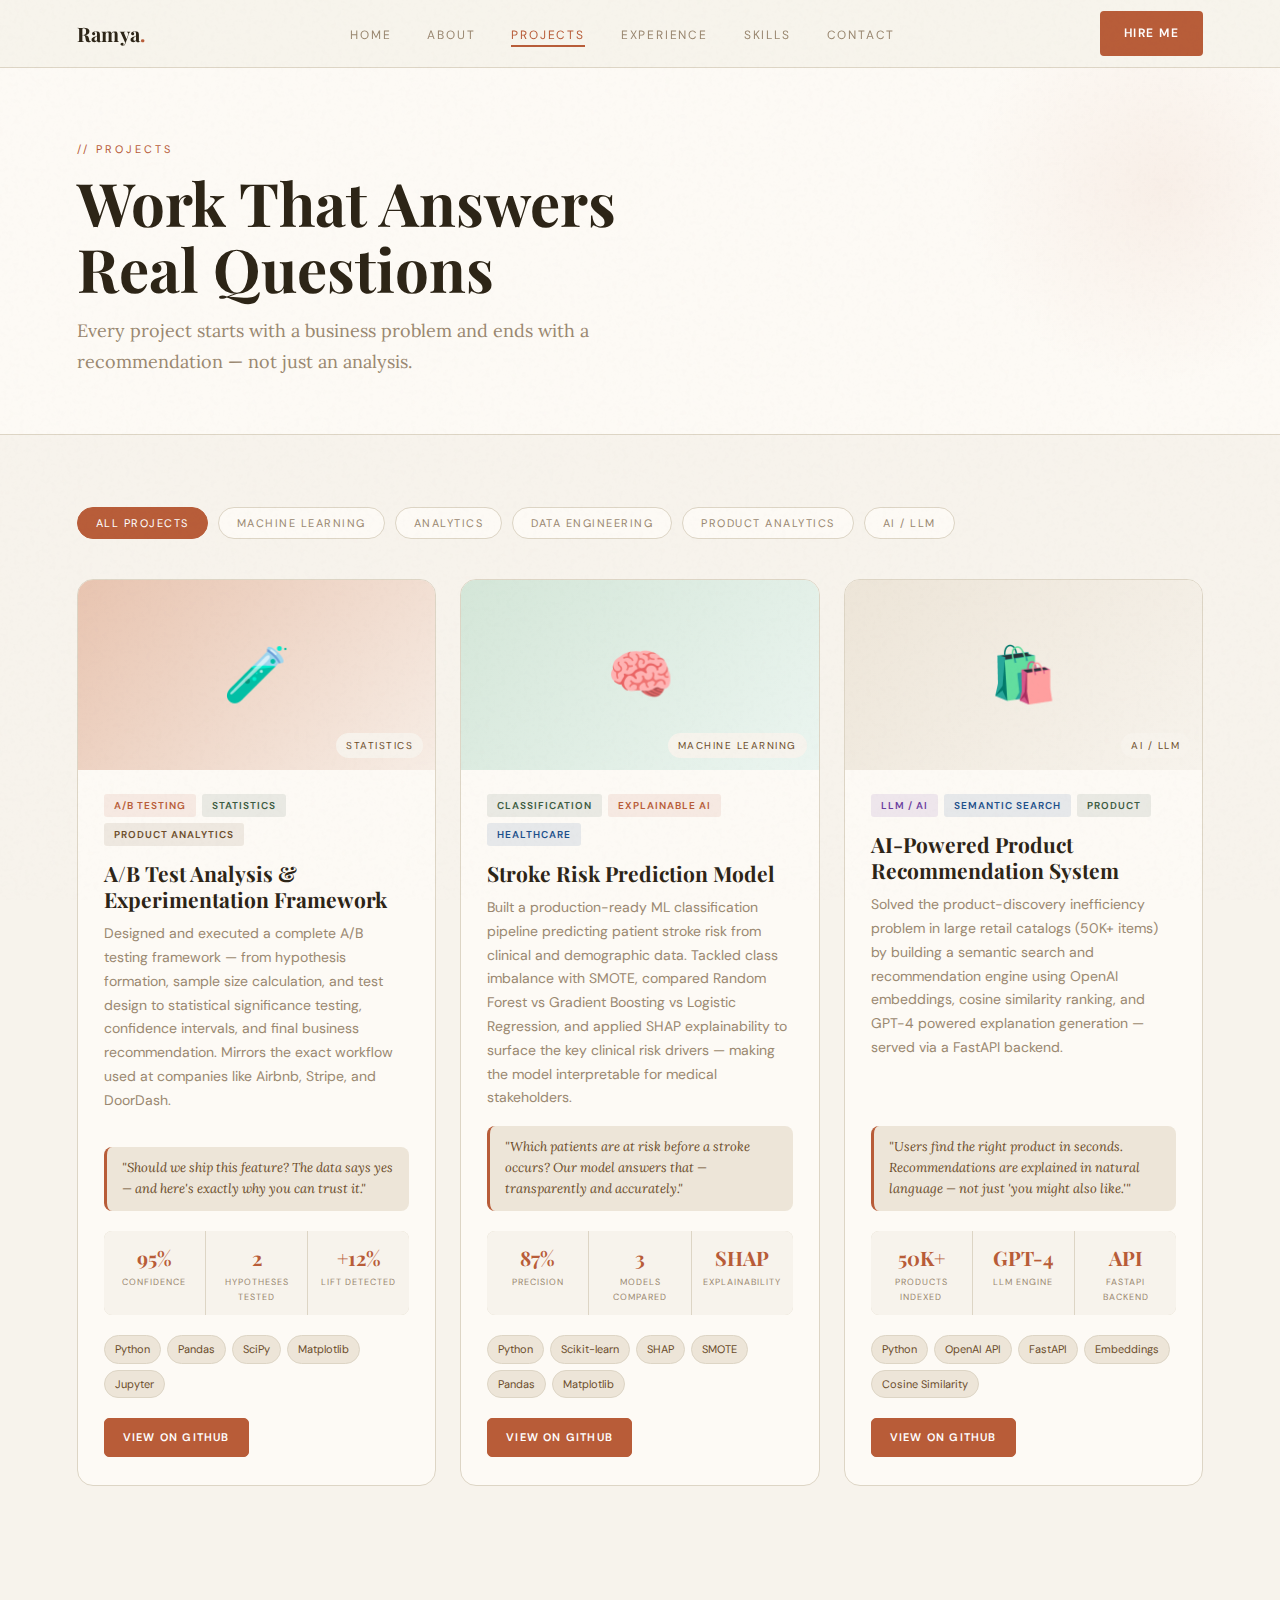
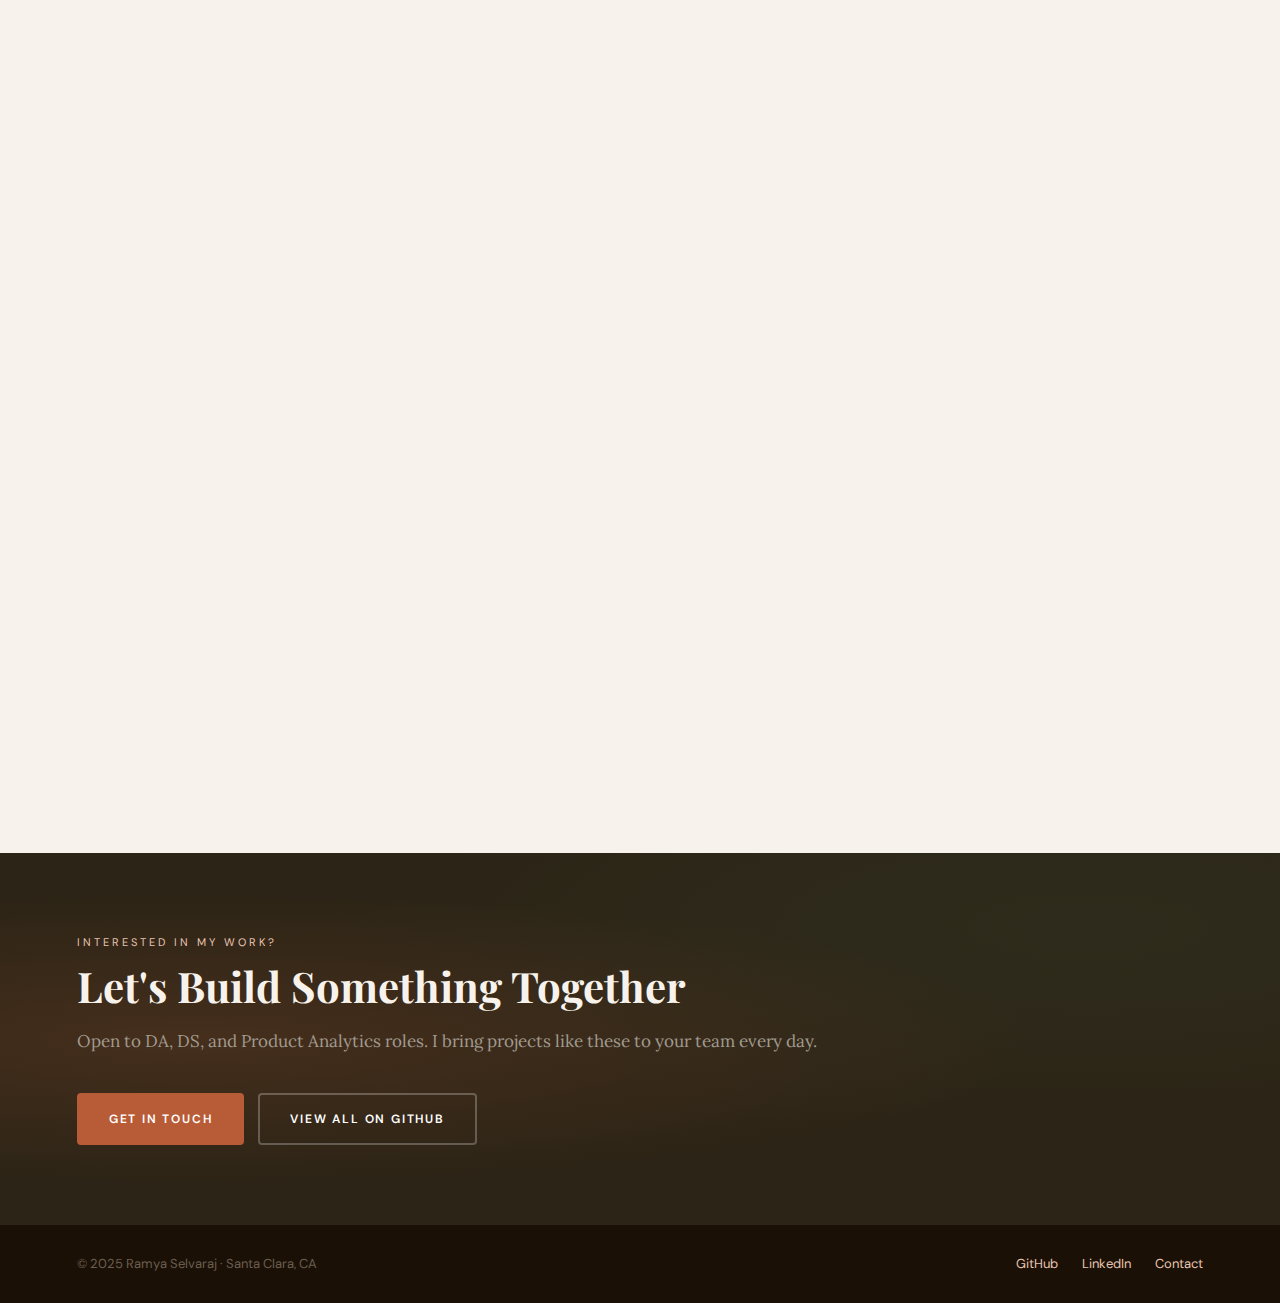
<file: pages/projects.html>
<!DOCTYPE html>
<html lang="en">
<head>
<meta charset="UTF-8">
<meta name="viewport" content="width=device-width, initial-scale=1.0">
<title>Projects — Ramya Selvaraj</title>
<link rel="preconnect" href="https://fonts.googleapis.com">
<link href="https://fonts.googleapis.com/css2?family=Playfair+Display:ital,wght@0,400;0,600;0,700;1,400&family=DM+Sans:wght@300;400;500;600&family=Lora:ital,wght@0,400;1,400&display=swap" rel="stylesheet">
<link rel="stylesheet" href="../css/style.css">
<style>
.filter-bar {
  display: flex; gap: 10px; flex-wrap: wrap;
  margin-bottom: 40px;
}
.filter-btn {
  font-size: 11px; letter-spacing: 1.5px; text-transform: uppercase;
  padding: 8px 18px; border-radius: 20px; cursor: pointer;
  background: var(--paper); border: 1.5px solid var(--border);
  color: var(--dim); transition: all .2s; font-family: 'DM Sans', sans-serif;
}
.filter-btn:hover, .filter-btn.active {
  background: var(--terra); color: #fff; border-color: var(--terra);
}
.proj-card.hidden { display: none; }
</style>
</head>
<body>

<nav>
  <a href="../index.html" class="nav-logo">Ramya<span>.</span></a>
  <ul class="nav-links">
    <li><a href="../index.html" data-page="home">Home</a></li>
    <li><a href="about.html" data-page="about">About</a></li>
    <li><a href="projects.html" data-page="projects">Projects</a></li>
    <li><a href="experience.html" data-page="experience">Experience</a></li>
    <li><a href="skills.html" data-page="skills">Skills</a></li>
    <li><a href="contact.html" data-page="contact">Contact</a></li>
  </ul>
  <a href="contact.html" class="nav-hire">Hire Me</a>
  <div class="hamburger" onclick="toggleMenu()">
    <span></span><span></span><span></span>
  </div>
</nav>

<div class="page-wrap">
  <div class="page-header">
    <div class="ph-inner">
      <span class="ph-label">// Projects</span>
      <h1 class="ph-title">Work That Answers<br>Real Questions</h1>
      <p class="ph-sub">Every project starts with a business problem and ends with a recommendation — not just an analysis.</p>
    </div>
  </div>

  <div class="section" style="background: var(--cream);">
    <div class="section-inner">

      <div class="filter-bar">
        <button class="filter-btn active" onclick="filterProjects('all', this)">All Projects</button>
        <button class="filter-btn" onclick="filterProjects('ml', this)">Machine Learning</button>
        <button class="filter-btn" onclick="filterProjects('analytics', this)">Analytics</button>
        <button class="filter-btn" onclick="filterProjects('engineering', this)">Data Engineering</button>
        <button class="filter-btn" onclick="filterProjects('product', this)">Product Analytics</button>
        <button class="filter-btn" onclick="filterProjects('ai', this)">AI / LLM</button>
      </div>

      <div class="projects-grid">

        <!-- PROJECT 1: A/B Testing -->
        <div class="proj-card reveal" data-cats="analytics product">
          <div class="proj-thumb" style="background: linear-gradient(135deg, #E8C4B0 0%, #F7EDE5 100%);">
            🧪
            <span class="proj-thumb-label">Statistics</span>
          </div>
          <div class="proj-body">
            <div class="proj-cats">
              <span class="proj-cat" style="background:rgba(184,92,56,.1);color:var(--terra);">A/B Testing</span>
              <span class="proj-cat" style="background:rgba(58,90,64,.1);color:var(--green);">Statistics</span>
              <span class="proj-cat" style="background:rgba(107,76,42,.1);color:var(--brown);">Product Analytics</span>
            </div>
            <h3 class="proj-title">A/B Test Analysis & Experimentation Framework</h3>
            <p class="proj-desc">Designed and executed a complete A/B testing framework — from hypothesis formation, sample size calculation, and test design to statistical significance testing, confidence intervals, and final business recommendation. Mirrors the exact workflow used at companies like Airbnb, Stripe, and DoorDash.</p>
            <div class="proj-impact">"Should we ship this feature? The data says yes — and here's exactly why you can trust it."</div>
            <div class="proj-metrics">
              <div class="pm-item"><div class="pm-num">95%</div><div class="pm-lbl">Confidence</div></div>
              <div class="pm-item"><div class="pm-num">2</div><div class="pm-lbl">Hypotheses Tested</div></div>
              <div class="pm-item"><div class="pm-num">+12%</div><div class="pm-lbl">Lift Detected</div></div>
            </div>
            <div class="proj-tags">
              <span class="proj-tag">Python</span>
              <span class="proj-tag">Pandas</span>
              <span class="proj-tag">SciPy</span>
              <span class="proj-tag">Matplotlib</span>
              <span class="proj-tag">Jupyter</span>
            </div>
            <div class="proj-links">
              <a href="https://github.com/RamyaSelvaraj29" target="_blank" class="pl pl-fill">View on GitHub</a>
            </div>
          </div>
        </div>

        <!-- PROJECT 2: Stroke Risk ML -->
        <div class="proj-card reveal" data-cats="ml">
          <div class="proj-thumb" style="background: linear-gradient(135deg, #D4E6D8 0%, #EBF5F0 100%);">
            🧠
            <span class="proj-thumb-label">Machine Learning</span>
          </div>
          <div class="proj-body">
            <div class="proj-cats">
              <span class="proj-cat" style="background:rgba(58,90,64,.1);color:var(--green);">Classification</span>
              <span class="proj-cat" style="background:rgba(184,92,56,.1);color:var(--terra);">Explainable AI</span>
              <span class="proj-cat" style="background:rgba(27,79,138,.1);color:#1B4F8A;">Healthcare</span>
            </div>
            <h3 class="proj-title">Stroke Risk Prediction Model</h3>
            <p class="proj-desc">Built a production-ready ML classification pipeline predicting patient stroke risk from clinical and demographic data. Tackled class imbalance with SMOTE, compared Random Forest vs Gradient Boosting vs Logistic Regression, and applied SHAP explainability to surface the key clinical risk drivers — making the model interpretable for medical stakeholders.</p>
            <div class="proj-impact">"Which patients are at risk before a stroke occurs? Our model answers that — transparently and accurately."</div>
            <div class="proj-metrics">
              <div class="pm-item"><div class="pm-num">87%</div><div class="pm-lbl">Precision</div></div>
              <div class="pm-item"><div class="pm-num">3</div><div class="pm-lbl">Models Compared</div></div>
              <div class="pm-item"><div class="pm-num">SHAP</div><div class="pm-lbl">Explainability</div></div>
            </div>
            <div class="proj-tags">
              <span class="proj-tag">Python</span>
              <span class="proj-tag">Scikit-learn</span>
              <span class="proj-tag">SHAP</span>
              <span class="proj-tag">SMOTE</span>
              <span class="proj-tag">Pandas</span>
              <span class="proj-tag">Matplotlib</span>
            </div>
            <div class="proj-links">
              <a href="https://github.com/RamyaSelvaraj29/stroke-risk-analysis-model" target="_blank" class="pl pl-fill">View on GitHub</a>
            </div>
          </div>
        </div>

        <!-- PROJECT 3: Amazon Recommendation -->
        <div class="proj-card reveal" data-cats="ai ml">
          <div class="proj-thumb" style="background: linear-gradient(135deg, #EDE5D8 0%, #F7F3EC 100%);">
            🛍️
            <span class="proj-thumb-label">AI / LLM</span>
          </div>
          <div class="proj-body">
            <div class="proj-cats">
              <span class="proj-cat" style="background:rgba(107,63,160,.1);color:#6B3FA0;">LLM / AI</span>
              <span class="proj-cat" style="background:rgba(27,79,138,.1);color:#1B4F8A;">Semantic Search</span>
              <span class="proj-cat" style="background:rgba(58,90,64,.1);color:var(--green);">Product</span>
            </div>
            <h3 class="proj-title">AI-Powered Product Recommendation System</h3>
            <p class="proj-desc">Solved the product-discovery inefficiency problem in large retail catalogs (50K+ items) by building a semantic search and recommendation engine using OpenAI embeddings, cosine similarity ranking, and GPT-4 powered explanation generation — served via a FastAPI backend.</p>
            <div class="proj-impact">"Users find the right product in seconds. Recommendations are explained in natural language — not just 'you might also like.'"</div>
            <div class="proj-metrics">
              <div class="pm-item"><div class="pm-num">50K+</div><div class="pm-lbl">Products Indexed</div></div>
              <div class="pm-item"><div class="pm-num">GPT-4</div><div class="pm-lbl">LLM Engine</div></div>
              <div class="pm-item"><div class="pm-num">API</div><div class="pm-lbl">FastAPI Backend</div></div>
            </div>
            <div class="proj-tags">
              <span class="proj-tag">Python</span>
              <span class="proj-tag">OpenAI API</span>
              <span class="proj-tag">FastAPI</span>
              <span class="proj-tag">Embeddings</span>
              <span class="proj-tag">Cosine Similarity</span>
            </div>
            <div class="proj-links">
              <a href="https://github.com/RamyaSelvaraj29/AI-powered-amazon-product-recommendation-system" target="_blank" class="pl pl-fill">View on GitHub</a>
            </div>
          </div>
        </div>

        <!-- PROJECT 4: ETL Pipeline -->
        <div class="proj-card reveal" data-cats="engineering">
          <div class="proj-thumb" style="background: linear-gradient(135deg, #C5D5E8 0%, #EBF0F8 100%);">
            🔄
            <span class="proj-thumb-label">Data Engineering</span>
          </div>
          <div class="proj-body">
            <div class="proj-cats">
              <span class="proj-cat" style="background:rgba(27,79,138,.1);color:#1B4F8A;">ETL / Pipelines</span>
              <span class="proj-cat" style="background:rgba(58,90,64,.1);color:var(--green);">Orchestration</span>
              <span class="proj-cat" style="background:rgba(107,76,42,.1);color:var(--brown);">Retail Analytics</span>
            </div>
            <h3 class="proj-title">Automated ETL Pipeline — Retail Transaction Analytics</h3>
            <p class="proj-desc">Automated the end-to-end transformation of inconsistent, messy retail transaction files into clean, analytics-ready MySQL tables. Used Apache Airflow for scheduling and orchestration, Python for transformation logic, and built in data quality checks at every stage. Eliminated 100% of manual prep work.</p>
            <div class="proj-impact">"4 hours of weekly manual data prep replaced by a scheduled pipeline that runs while the team sleeps."</div>
            <div class="proj-metrics">
              <div class="pm-item"><div class="pm-num">100%</div><div class="pm-lbl">Automation</div></div>
              <div class="pm-item"><div class="pm-num">Daily</div><div class="pm-lbl">Schedule</div></div>
              <div class="pm-item"><div class="pm-num">0</div><div class="pm-lbl">Manual Steps</div></div>
            </div>
            <div class="proj-tags">
              <span class="proj-tag">Apache Airflow</span>
              <span class="proj-tag">Python</span>
              <span class="proj-tag">MySQL</span>
              <span class="proj-tag">Pandas</span>
              <span class="proj-tag">Data Quality</span>
            </div>
            <div class="proj-links">
              <a href="https://github.com/RamyaSelvaraj29/ETL-Pipeline-Using-Airflow-Python-MySQL" target="_blank" class="pl pl-fill">View on GitHub</a>
            </div>
          </div>
        </div>

        <!-- PROJECT 5: Cohort Analysis — Coming Soon -->
        <div class="proj-card reveal" data-cats="analytics product">
          <div class="proj-thumb" style="background: linear-gradient(135deg, #D4E6D8 0%, #EBF5F0 100%); opacity:.85;">
            📊
            <span class="proj-thumb-label">In Progress</span>
          </div>
          <div class="proj-body">
            <div class="proj-cats">
              <span class="proj-cat" style="background:rgba(58,90,64,.1);color:var(--green);">Cohort Analysis</span>
              <span class="proj-cat" style="background:rgba(184,92,56,.1);color:var(--terra);">Retention</span>
              <span class="proj-cat" style="background:rgba(107,76,42,.1);color:var(--brown);">In Progress</span>
            </div>
            <h3 class="proj-title">User Retention & Cohort Analysis</h3>
            <p class="proj-desc">Analyzing 9M+ e-commerce user events to build monthly cohort retention tables, RFM churn-risk segmentation, and a business recommendation framed for a Head of Product. Uses real behavioral data from a multi-category store.</p>
            <div class="proj-impact">"What % of users from last month are still active today — and what does the data say we should do about it?"</div>
            <div class="proj-tags">
              <span class="proj-tag">Python</span>
              <span class="proj-tag">Pandas</span>
              <span class="proj-tag">SQL</span>
              <span class="proj-tag">Tableau</span>
              <span class="proj-tag">RFM Scoring</span>
            </div>
            <div class="proj-links">
              <a href="https://github.com/RamyaSelvaraj29" target="_blank" class="pl pl-fill">Follow on GitHub</a>
              <span style="font-size:11px;color:var(--dim);align-self:center;padding-left:4px;">Coming soon</span>
            </div>
          </div>
        </div>

        <!-- PROJECT 6: Funnel Analysis — Coming Soon -->
        <div class="proj-card reveal" data-cats="analytics product engineering">
          <div class="proj-thumb" style="background: linear-gradient(135deg, #E8C4B0 0%, #FDF0EB 100%); opacity:.85;">
            🔍
            <span class="proj-thumb-label">In Progress</span>
          </div>
          <div class="proj-body">
            <div class="proj-cats">
              <span class="proj-cat" style="background:rgba(184,92,56,.1);color:var(--terra);">Funnel Analysis</span>
              <span class="proj-cat" style="background:rgba(27,79,138,.1);color:#1B4F8A;">BigQuery</span>
              <span class="proj-cat" style="background:rgba(107,76,42,.1);color:var(--brown);">In Progress</span>
            </div>
            <h3 class="proj-title">Product Funnel & Conversion Analysis</h3>
            <p class="proj-desc">Using Google's public BigQuery dataset (Google Merchandise Store) to model a 5-step purchase funnel, identify the biggest conversion drop-off, segment by device and traffic source, and recommend product improvements with estimated revenue impact. Includes dbt modeling.</p>
            <div class="proj-impact">"Mobile users convert at 4× less than desktop — here's what the product team should test first."</div>
            <div class="proj-tags">
              <span class="proj-tag">BigQuery</span>
              <span class="proj-tag">dbt</span>
              <span class="proj-tag">SQL</span>
              <span class="proj-tag">Looker Studio</span>
              <span class="proj-tag">Python</span>
            </div>
            <div class="proj-links">
              <a href="https://github.com/RamyaSelvaraj29" target="_blank" class="pl pl-fill">Follow on GitHub</a>
              <span style="font-size:11px;color:var(--dim);align-self:center;padding-left:4px;">Coming soon</span>
            </div>
          </div>
        </div>

      </div>
    </div>
  </div>

  <div class="contact-section">
    <div class="contact-inner">
      <span class="contact-label">Interested in my work?</span>
      <h2 class="contact-title" style="font-size:clamp(26px,3.5vw,42px);">Let's Build Something Together</h2>
      <p class="contact-sub">Open to DA, DS, and Product Analytics roles. I bring projects like these to your team every day.</p>
      <div style="display:flex;gap:14px;flex-wrap:wrap;">
        <a href="contact.html" class="btn btn-fill">Get In Touch</a>
        <a href="https://github.com/RamyaSelvaraj29" target="_blank" class="btn btn-ghost" style="color:#fff;border-color:rgba(255,255,255,.25);">View All on GitHub</a>
      </div>
    </div>
  </div>

</div>

<footer>
  <span>© 2025 Ramya Selvaraj · Santa Clara, CA</span>
  <div class="footer-links">
    <a href="https://github.com/RamyaSelvaraj29" target="_blank">GitHub</a>
    <a href="https://linkedin.com/in/ramya-selvaraj" target="_blank">LinkedIn</a>
    <a href="contact.html">Contact</a>
  </div>
</footer>

<script src="../js/main.js"></script>
<script>
initNav('projects');
function filterProjects(cat, btn) {
  document.querySelectorAll('.filter-btn').forEach(b => b.classList.remove('active'));
  btn.classList.add('active');
  document.querySelectorAll('.proj-card').forEach(card => {
    if (cat === 'all') {
      card.classList.remove('hidden');
    } else {
      const cats = card.dataset.cats || '';
      cat.split(' ').some(c => cats.includes(c))
        ? card.classList.remove('hidden')
        : card.classList.add('hidden');
    }
  });
}
</script>
</body>
</html>
</file>
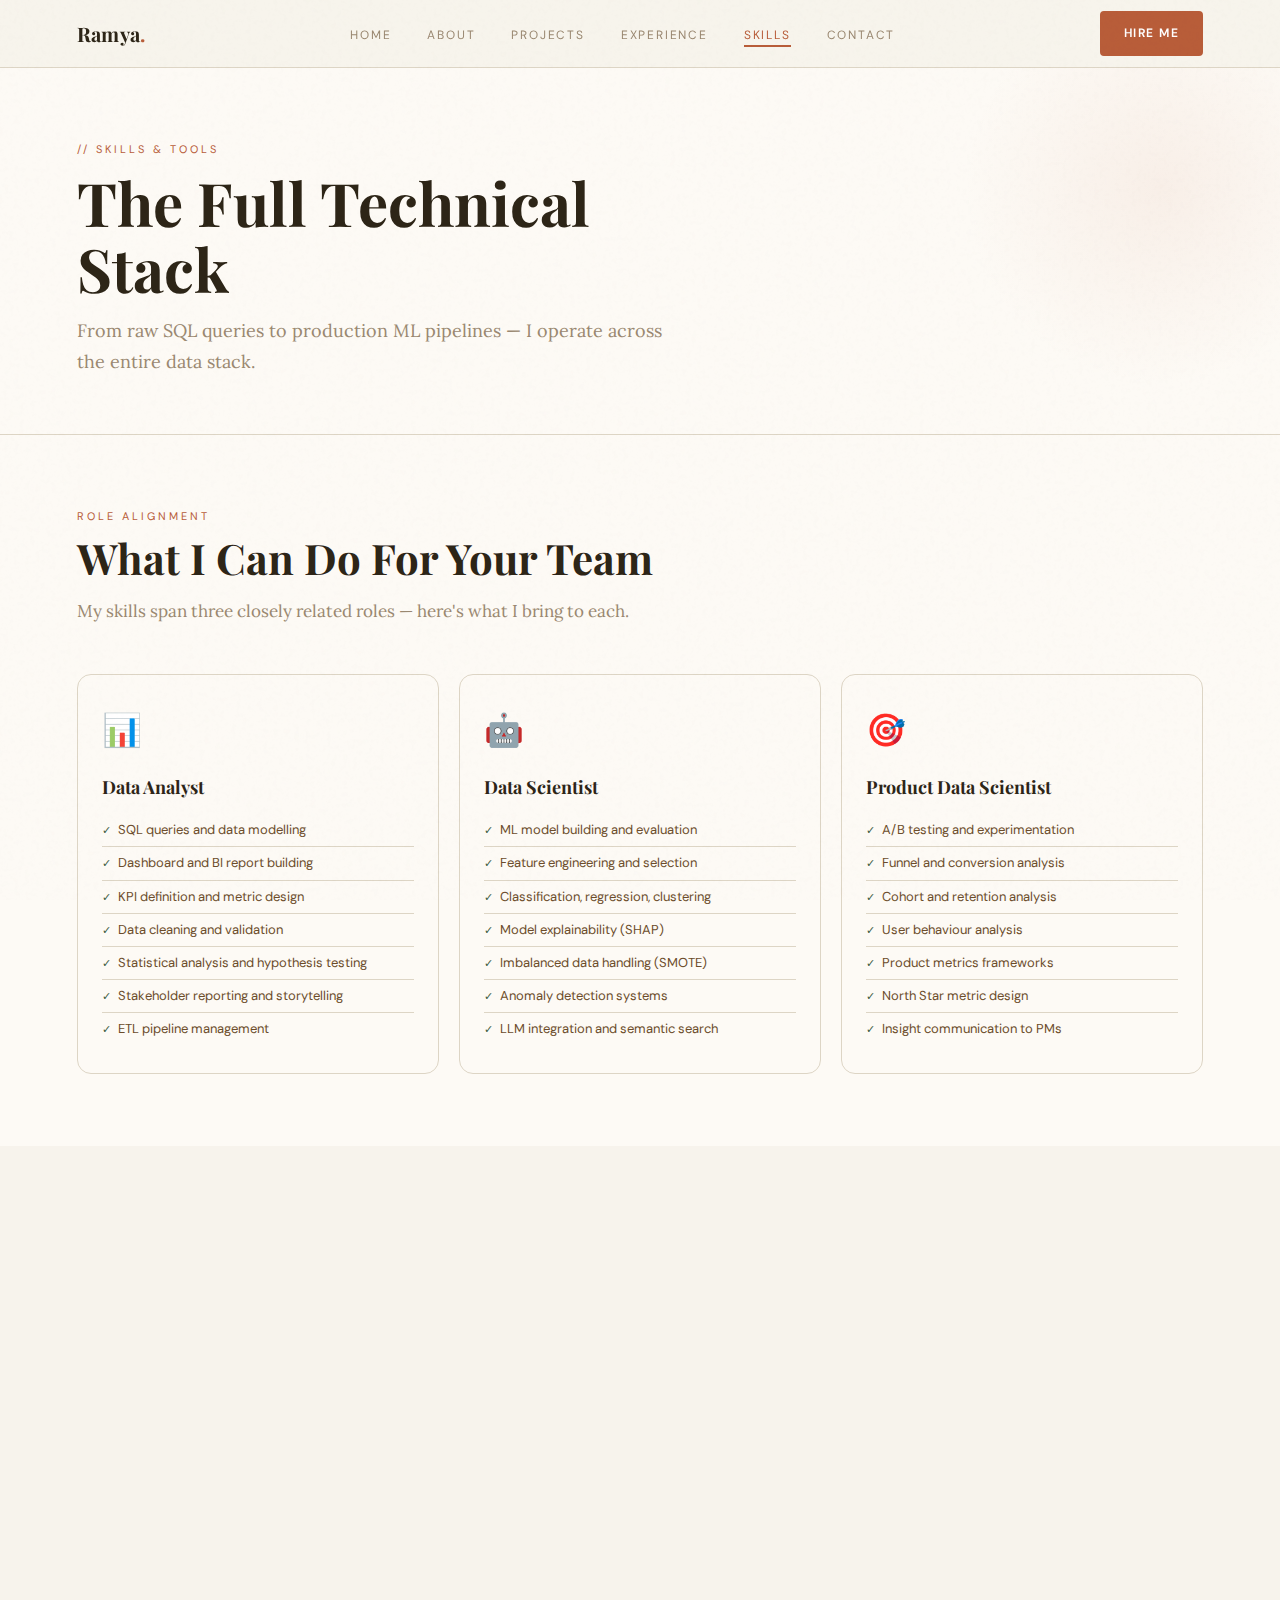
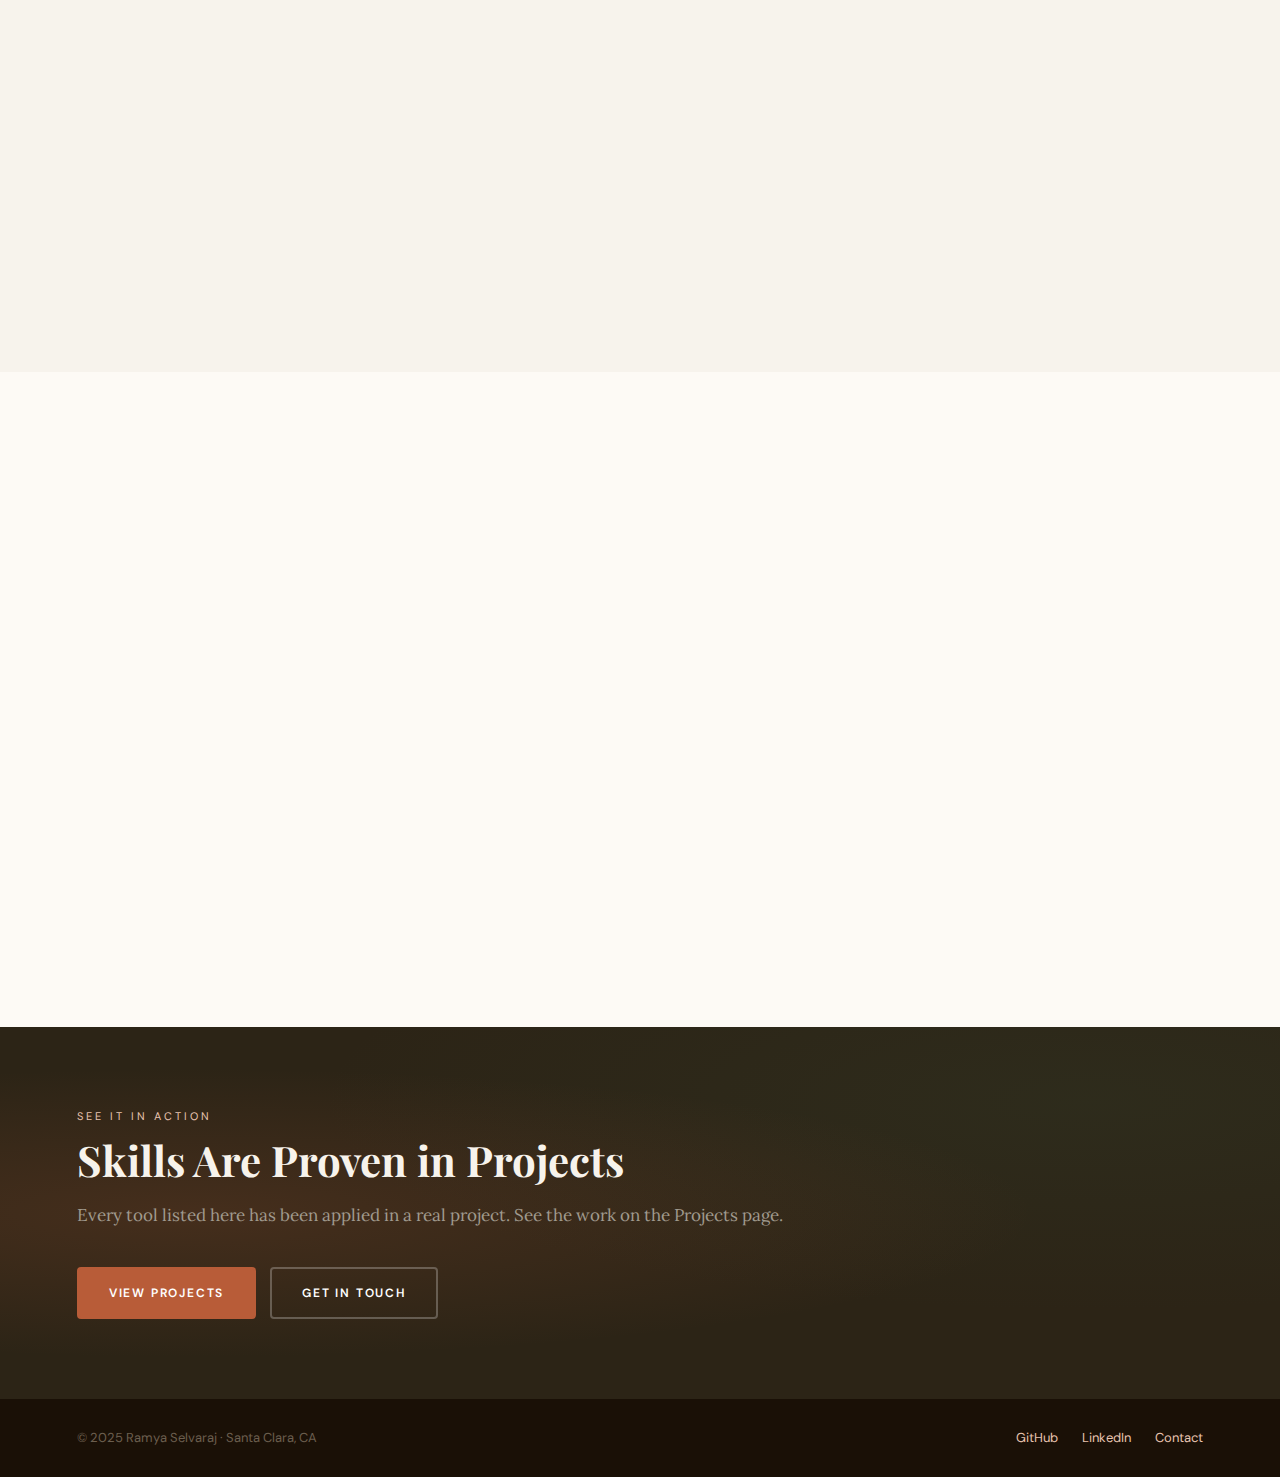
<file: pages/skills.html>
<!DOCTYPE html>
<html lang="en">
<head>
<meta charset="UTF-8">
<meta name="viewport" content="width=device-width, initial-scale=1.0">
<title>Skills — Ramya Selvaraj</title>
<link rel="preconnect" href="https://fonts.googleapis.com">
<link href="https://fonts.googleapis.com/css2?family=Playfair+Display:ital,wght@0,400;0,600;0,700;1,400&family=DM+Sans:wght@300;400;500;600&family=Lora:ital,wght@0,400;1,400&display=swap" rel="stylesheet">
<link rel="stylesheet" href="../css/style.css">
<style>
.proficiency-row {
  display: flex; align-items: center; gap: 14px;
  padding: 10px 0; border-bottom: 1px solid var(--border);
}
.proficiency-row:last-child { border-bottom: none; }
.pr-label { font-size: 13px; font-weight: 500; color: var(--ink); min-width: 120px; }
.pr-bar { flex: 1; height: 6px; background: var(--warm); border-radius: 3px; overflow: hidden; }
.pr-fill { height: 100%; border-radius: 3px; background: var(--terra); transition: width 1s ease; }
.pr-pct { font-size: 12px; color: var(--dim); min-width: 36px; text-align: right; }

.role-fit-grid {
  display: grid; grid-template-columns: repeat(3, 1fr);
  gap: 20px; margin-top: 0;
}
.rf-card {
  background: var(--paper); border: 1.5px solid var(--border);
  border-radius: 14px; padding: 28px 24px;
  transition: border-color .2s, transform .15s;
}
.rf-card:hover { border-color: var(--terra); transform: translateY(-4px); }
.rf-icon { font-size: 32px; margin-bottom: 14px; }
.rf-title {
  font-family: 'Playfair Display', serif;
  font-size: 18px; font-weight: 700; color: var(--ink); margin-bottom: 12px;
}
.rf-skills { list-style: none; }
.rf-skills li {
  font-size: 13px; color: var(--brown); padding: 5px 0 5px 16px;
  border-bottom: 1px solid var(--border); position: relative;
}
.rf-skills li:last-child { border-bottom: none; }
.rf-skills li::before { content: '✓'; position: absolute; left: 0; color: var(--green); font-size: 11px; top: 7px; }

@media(max-width:720px){
  .role-fit-grid { grid-template-columns: 1fr; }
}
</style>
</head>
<body>

<nav>
  <a href="../index.html" class="nav-logo">Ramya<span>.</span></a>
  <ul class="nav-links">
    <li><a href="../index.html" data-page="home">Home</a></li>
    <li><a href="about.html" data-page="about">About</a></li>
    <li><a href="projects.html" data-page="projects">Projects</a></li>
    <li><a href="experience.html" data-page="experience">Experience</a></li>
    <li><a href="skills.html" data-page="skills">Skills</a></li>
    <li><a href="contact.html" data-page="contact">Contact</a></li>
  </ul>
  <a href="contact.html" class="nav-hire">Hire Me</a>
  <div class="hamburger" onclick="toggleMenu()">
    <span></span><span></span><span></span>
  </div>
</nav>

<div class="page-wrap">

  <div class="page-header">
    <div class="ph-inner">
      <span class="ph-label">// Skills & Tools</span>
      <h1 class="ph-title">The Full Technical<br>Stack</h1>
      <p class="ph-sub">From raw SQL queries to production ML pipelines — I operate across the entire data stack.</p>
    </div>
  </div>

  <!-- ROLE FIT -->
  <div class="section" style="background:var(--paper);">
    <div class="section-inner">
      <span class="section-eyebrow reveal">Role Alignment</span>
      <h2 class="section-heading reveal">What I Can Do For Your Team</h2>
      <p class="section-lead reveal">My skills span three closely related roles — here's what I bring to each.</p>

      <div class="role-fit-grid">
        <div class="rf-card reveal">
          <div class="rf-icon">📊</div>
          <div class="rf-title">Data Analyst</div>
          <ul class="rf-skills">
            <li>SQL queries and data modelling</li>
            <li>Dashboard and BI report building</li>
            <li>KPI definition and metric design</li>
            <li>Data cleaning and validation</li>
            <li>Statistical analysis and hypothesis testing</li>
            <li>Stakeholder reporting and storytelling</li>
            <li>ETL pipeline management</li>
          </ul>
        </div>
        <div class="rf-card reveal">
          <div class="rf-icon">🤖</div>
          <div class="rf-title">Data Scientist</div>
          <ul class="rf-skills">
            <li>ML model building and evaluation</li>
            <li>Feature engineering and selection</li>
            <li>Classification, regression, clustering</li>
            <li>Model explainability (SHAP)</li>
            <li>Imbalanced data handling (SMOTE)</li>
            <li>Anomaly detection systems</li>
            <li>LLM integration and semantic search</li>
          </ul>
        </div>
        <div class="rf-card reveal">
          <div class="rf-icon">🎯</div>
          <div class="rf-title">Product Data Scientist</div>
          <ul class="rf-skills">
            <li>A/B testing and experimentation</li>
            <li>Funnel and conversion analysis</li>
            <li>Cohort and retention analysis</li>
            <li>User behaviour analysis</li>
            <li>Product metrics frameworks</li>
            <li>North Star metric design</li>
            <li>Insight communication to PMs</li>
          </ul>
        </div>
      </div>
    </div>
  </div>

  <!-- SKILL GROUPS -->
  <div class="section" style="background:var(--cream);">
    <div class="section-inner">
      <span class="section-eyebrow reveal">Technical Skills</span>
      <h2 class="section-heading reveal">Tools & Technologies</h2>
      <p class="section-lead reveal">Organized by domain — hover any pill to see it highlighted.</p>

      <div class="skills-grid">

        <div class="skill-group reveal">
          <div class="sg-head">
            <span class="sg-icon">🗄️</span>
            <span class="sg-title">Data & Query</span>
          </div>
          <div class="sg-pills">
            <span class="sg-pill strong">SQL</span>
            <span class="sg-pill strong">BigQuery</span>
            <span class="sg-pill strong">MySQL</span>
            <span class="sg-pill strong">dbt</span>
            <span class="sg-pill">Data Modelling</span>
            <span class="sg-pill">ETL Pipelines</span>
            <span class="sg-pill">Data Profiling</span>
            <span class="sg-pill">Schema Design</span>
          </div>
        </div>

        <div class="skill-group reveal">
          <div class="sg-head">
            <span class="sg-icon">🐍</span>
            <span class="sg-title">Python Ecosystem</span>
          </div>
          <div class="sg-pills">
            <span class="sg-pill strong">Python</span>
            <span class="sg-pill strong">Pandas</span>
            <span class="sg-pill strong">NumPy</span>
            <span class="sg-pill">SciPy</span>
            <span class="sg-pill">Matplotlib</span>
            <span class="sg-pill">Seaborn</span>
            <span class="sg-pill">FastAPI</span>
            <span class="sg-pill">Jupyter</span>
          </div>
        </div>

        <div class="skill-group reveal">
          <div class="sg-head">
            <span class="sg-icon">🤖</span>
            <span class="sg-title">Machine Learning</span>
          </div>
          <div class="sg-pills">
            <span class="sg-pill strong">Scikit-learn</span>
            <span class="sg-pill strong">Classification</span>
            <span class="sg-pill">Regression</span>
            <span class="sg-pill">Clustering</span>
            <span class="sg-pill strong">Feature Engineering</span>
            <span class="sg-pill strong">SHAP</span>
            <span class="sg-pill">SMOTE</span>
            <span class="sg-pill">Anomaly Detection</span>
          </div>
        </div>

        <div class="skill-group reveal">
          <div class="sg-head">
            <span class="sg-icon">🤖</span>
            <span class="sg-title">AI / LLM</span>
          </div>
          <div class="sg-pills">
            <span class="sg-pill strong">OpenAI API</span>
            <span class="sg-pill strong">GPT-4</span>
            <span class="sg-pill strong">Embeddings</span>
            <span class="sg-pill">Semantic Search</span>
            <span class="sg-pill">Cosine Similarity</span>
            <span class="sg-pill">Prompt Engineering</span>
            <span class="sg-pill">LLM Applications</span>
          </div>
        </div>

        <div class="skill-group reveal">
          <div class="sg-head">
            <span class="sg-icon">📊</span>
            <span class="sg-title">Analytics & BI</span>
          </div>
          <div class="sg-pills">
            <span class="sg-pill strong">Tableau</span>
            <span class="sg-pill strong">Looker / Looker Studio</span>
            <span class="sg-pill strong">A/B Testing</span>
            <span class="sg-pill strong">Product Analytics</span>
            <span class="sg-pill">Funnel Analysis</span>
            <span class="sg-pill">Cohort Analysis</span>
            <span class="sg-pill">Statistical Testing</span>
            <span class="sg-pill">KPI Frameworks</span>
          </div>
        </div>

        <div class="skill-group reveal">
          <div class="sg-head">
            <span class="sg-icon">⚙️</span>
            <span class="sg-title">Engineering & Cloud</span>
          </div>
          <div class="sg-pills">
            <span class="sg-pill strong">Apache Airflow</span>
            <span class="sg-pill strong">Microsoft Azure</span>
            <span class="sg-pill">Azure Data Factory</span>
            <span class="sg-pill">Git / GitHub</span>
            <span class="sg-pill">Data Quality Frameworks</span>
            <span class="sg-pill">Pipeline Monitoring</span>
          </div>
        </div>

      </div>
    </div>
  </div>

  <!-- PROFICIENCY -->
  <div class="section" style="background:var(--paper);">
    <div class="section-inner">
      <span class="section-eyebrow reveal">Depth of Knowledge</span>
      <h2 class="section-heading reveal">Core Tool Proficiency</h2>
      <p class="section-lead reveal">Self-assessed based on professional use and project work.</p>

      <div style="max-width:680px;" class="reveal">
        <div class="proficiency-row">
          <span class="pr-label">SQL</span>
          <div class="pr-bar"><div class="pr-fill" style="width:92%"></div></div>
          <span class="pr-pct">Expert</span>
        </div>
        <div class="proficiency-row">
          <span class="pr-label">Python</span>
          <div class="pr-bar"><div class="pr-fill" style="width:88%"></div></div>
          <span class="pr-pct">Advanced</span>
        </div>
        <div class="proficiency-row">
          <span class="pr-label">Tableau</span>
          <div class="pr-bar"><div class="pr-fill" style="width:82%"></div></div>
          <span class="pr-pct">Advanced</span>
        </div>
        <div class="proficiency-row">
          <span class="pr-label">Scikit-learn</span>
          <div class="pr-bar"><div class="pr-fill" style="width:80%"></div></div>
          <span class="pr-pct">Advanced</span>
        </div>
        <div class="proficiency-row">
          <span class="pr-label">BigQuery</span>
          <div class="pr-bar"><div class="pr-fill" style="width:78%"></div></div>
          <span class="pr-pct">Proficient</span>
        </div>
        <div class="proficiency-row">
          <span class="pr-label">dbt</span>
          <div class="pr-bar"><div class="pr-fill" style="width:72%"></div></div>
          <span class="pr-pct">Proficient</span>
        </div>
        <div class="proficiency-row">
          <span class="pr-label">Airflow</span>
          <div class="pr-bar"><div class="pr-fill" style="width:70%"></div></div>
          <span class="pr-pct">Proficient</span>
        </div>
        <div class="proficiency-row">
          <span class="pr-label">OpenAI API</span>
          <div class="pr-bar"><div class="pr-fill" style="width:68%"></div></div>
          <span class="pr-pct">Proficient</span>
        </div>
      </div>
    </div>
  </div>

  <div class="contact-section">
    <div class="contact-inner">
      <span class="contact-label">See it in action</span>
      <h2 class="contact-title" style="font-size:clamp(26px,3.5vw,42px);">Skills Are Proven in Projects</h2>
      <p class="contact-sub">Every tool listed here has been applied in a real project. See the work on the Projects page.</p>
      <div style="display:flex;gap:14px;flex-wrap:wrap;">
        <a href="projects.html" class="btn btn-fill">View Projects</a>
        <a href="contact.html" class="btn btn-ghost" style="color:#fff;border-color:rgba(255,255,255,.25);">Get In Touch</a>
      </div>
    </div>
  </div>

</div>

<footer>
  <span>© 2025 Ramya Selvaraj · Santa Clara, CA</span>
  <div class="footer-links">
    <a href="https://github.com/RamyaSelvaraj29" target="_blank">GitHub</a>
    <a href="https://linkedin.com/in/ramya-selvaraj" target="_blank">LinkedIn</a>
    <a href="contact.html">Contact</a>
  </div>
</footer>

<script src="../js/main.js"></script>
<script>initNav('skills');</script>
</body>
</html>
</file>
<file: css/style.css>
@import url('https://fonts.googleapis.com/css2?family=Playfair+Display:ital,wght@0,400;0,600;0,700;1,400&family=DM+Sans:wght@300;400;500;600&family=Lora:ital,wght@0,400;1,400&display=swap');

:root {
  --cream:     #F7F3EC;
  --paper:     #FDFAF5;
  --warm:      #EDE5D8;
  --terra:     #B85C38;
  --terra-lt:  #E8C4B0;
  --terra-dk:  #8C3D20;
  --green:     #3A5A40;
  --green-lt:  #D4E6D8;
  --ink:       #2C2416;
  --brown:     #6B4C2A;
  --dim:       #9A8870;
  --border:    #DDD5C5;
  --white:     #FFFFFF;
}

*, *::before, *::after { box-sizing: border-box; margin: 0; padding: 0; }
html { scroll-behavior: smooth; font-size: 16px; }

body {
  background: var(--cream);
  color: var(--ink);
  font-family: 'DM Sans', sans-serif;
  line-height: 1.7;
  overflow-x: hidden;
}

body::before {
  content: '';
  position: fixed; inset: 0; z-index: 999;
  pointer-events: none;
  background-image: url("data:image/svg+xml,%3Csvg viewBox='0 0 200 200' xmlns='http://www.w3.org/2000/svg'%3E%3Cfilter id='n'%3E%3CfeTurbulence type='fractalNoise' baseFrequency='0.85' numOctaves='4' stitchTiles='stitch'/%3E%3C/filter%3E%3Crect width='100%25' height='100%25' filter='url(%23n)' opacity='0.035'/%3E%3C/svg%3E");
  opacity: .5;
}

/* ── NAV ── */
nav {
  position: fixed; top: 0; left: 0; right: 0; z-index: 200;
  height: 68px;
  background: rgba(247,243,236,0.94);
  backdrop-filter: blur(16px);
  border-bottom: 1px solid var(--border);
  display: flex; align-items: center;
  padding: 0 6%;
  justify-content: space-between;
}

.nav-logo {
  font-family: 'Playfair Display', serif;
  font-size: 20px; font-weight: 700;
  color: var(--ink); text-decoration: none;
  letter-spacing: .3px;
}
.nav-logo span { color: var(--terra); }

.nav-links {
  display: flex; gap: 36px; list-style: none; align-items: center;
}
.nav-links a {
  font-size: 12px; letter-spacing: 1.8px; text-transform: uppercase;
  color: var(--dim); text-decoration: none; transition: color .2s;
  position: relative;
}
.nav-links a::after {
  content: ''; position: absolute; bottom: -4px; left: 0; right: 0;
  height: 2px; background: var(--terra);
  transform: scaleX(0); transition: transform .2s;
}
.nav-links a:hover, .nav-links a.active { color: var(--terra); }
.nav-links a:hover::after, .nav-links a.active::after { transform: scaleX(1); }

.nav-hire {
  font-size: 12px; letter-spacing: 1.5px; text-transform: uppercase;
  padding: 10px 22px; border-radius: 4px;
  background: var(--terra); color: #fff;
  text-decoration: none; font-weight: 600;
  transition: all .2s; border: 2px solid var(--terra);
}
.nav-hire:hover { background: transparent; color: var(--terra); }

.hamburger {
  display: none; flex-direction: column; gap: 5px;
  cursor: pointer; padding: 4px;
}
.hamburger span {
  width: 24px; height: 2px;
  background: var(--ink); border-radius: 2px;
  transition: all .3s;
}

/* ── PAGE WRAPPER ── */
.page-wrap { padding-top: 68px; min-height: 100vh; }

/* ── HERO (index only) ── */
.hero {
  min-height: calc(100vh - 68px);
  display: flex; align-items: center;
  background: var(--paper);
  padding: 80px 6%;
  position: relative; overflow: hidden;
}

.hero-blob {
  position: absolute; border-radius: 50%; pointer-events: none;
}
.hero-blob-1 {
  width: 700px; height: 700px; top: -200px; right: -150px;
  background: radial-gradient(circle, rgba(184,92,56,.09) 0%, transparent 65%);
}
.hero-blob-2 {
  width: 500px; height: 500px; bottom: -100px; left: 0;
  background: radial-gradient(circle, rgba(58,90,64,.07) 0%, transparent 65%);
}

.hero-inner {
  max-width: 1160px; margin: 0 auto; width: 100%;
  display: grid; grid-template-columns: 1fr 400px;
  gap: 80px; align-items: center;
}

.hero-eyebrow {
  display: flex; align-items: center; gap: 14px; margin-bottom: 22px;
}
.eyebrow-line { width: 48px; height: 2px; background: var(--terra); }
.eyebrow-text {
  font-size: 11px; letter-spacing: 3px; text-transform: uppercase; color: var(--terra);
}

.hero-name {
  font-family: 'Playfair Display', serif;
  font-size: clamp(52px, 7vw, 88px);
  font-weight: 700; line-height: 1.0; color: var(--ink);
  margin-bottom: 10px;
}

.hero-roles {
  display: flex; flex-wrap: wrap; gap: 8px; margin-bottom: 24px;
}
.role-badge {
  font-family: 'Playfair Display', serif;
  font-size: 16px; font-style: italic; font-weight: 400;
  color: var(--terra); padding: 4px 14px;
  background: rgba(184,92,56,.08); border-radius: 4px;
  border: 1px solid var(--terra-lt);
}

.hero-desc {
  font-family: 'Lora', serif;
  font-size: 18px; color: var(--brown);
  line-height: 1.85; max-width: 540px; margin-bottom: 40px;
}

.hero-ctas { display: flex; gap: 14px; flex-wrap: wrap; margin-bottom: 48px; }

.btn { display: inline-block; text-decoration: none; font-weight: 600;
  font-size: 12px; letter-spacing: 1.8px; text-transform: uppercase;
  padding: 14px 30px; border-radius: 4px; transition: all .2s; }
.btn-fill { background: var(--terra); color: #fff; border: 2px solid var(--terra); }
.btn-fill:hover { background: var(--terra-dk); border-color: var(--terra-dk); }
.btn-ghost { background: transparent; color: var(--ink); border: 2px solid var(--border); }
.btn-ghost:hover { border-color: var(--ink); }
.btn-green { background: var(--green); color: #fff; border: 2px solid var(--green); }
.btn-green:hover { background: transparent; color: var(--green); }

.hero-stats {
  display: flex; gap: 32px;
}
.hero-stat {}
.hs-num {
  font-family: 'Playfair Display', serif;
  font-size: 36px; font-weight: 700; color: var(--terra);
  line-height: 1;
}
.hs-lbl { font-size: 11px; letter-spacing: 1.5px; text-transform: uppercase; color: var(--dim); }

/* Photo */
.hero-photo-col { position: relative; }
.hero-photo-frame {
  background: var(--warm); border-radius: 20px;
  overflow: hidden; aspect-ratio: 3/4;
  border: 3px solid var(--border);
  box-shadow: 14px 14px 0 var(--terra-lt);
  position: relative;
}
.hero-photo-frame img { width: 100%; height: 100%; object-fit: cover; display: block; }
.photo-placeholder {
  width: 100%; height: 100%; min-height: 400px;
  display: flex; flex-direction: column;
  align-items: center; justify-content: center; gap: 14px;
  background: linear-gradient(160deg, var(--warm), var(--terra-lt));
}
.avatar-initials {
  width: 110px; height: 110px; border-radius: 50%;
  background: rgba(184,92,56,.25);
  display: flex; align-items: center; justify-content: center;
  font-family: 'Playfair Display', serif;
  font-size: 44px; font-weight: 700; color: var(--terra);
}
.photo-placeholder p {
  font-size: 11px; letter-spacing: 2px; text-transform: uppercase; color: var(--terra);
}

.hero-location-tag {
  position: absolute; bottom: 18px; left: 50%; transform: translateX(-50%);
  background: rgba(247,243,236,.95); backdrop-filter: blur(8px);
  padding: 10px 18px; border-radius: 8px; white-space: nowrap;
  font-size: 12px; letter-spacing: 1px; text-transform: uppercase;
  color: var(--green); border: 1px solid var(--green-lt);
}

/* Nav cards on homepage */
.nav-cards {
  max-width: 1160px; margin: 0 auto; width: 100%;
  display: grid; grid-template-columns: repeat(4, 1fr);
  gap: 16px; padding: 0 6% 80px;
}
.nav-card {
  background: var(--paper); border: 1.5px solid var(--border);
  border-radius: 12px; padding: 28px 24px;
  text-decoration: none; color: var(--ink);
  transition: all .2s; display: block;
}
.nav-card:hover {
  border-color: var(--terra); transform: translateY(-4px);
  box-shadow: 0 12px 32px rgba(44,36,22,.1);
}
.nc-icon { font-size: 28px; margin-bottom: 12px; }
.nc-title {
  font-family: 'Playfair Display', serif;
  font-size: 18px; font-weight: 700; color: var(--ink);
  margin-bottom: 6px;
}
.nc-sub { font-size: 13px; color: var(--dim); line-height: 1.5; }
.nc-arrow {
  font-size: 18px; color: var(--terra); margin-top: 14px; display: block;
  transition: transform .2s;
}
.nav-card:hover .nc-arrow { transform: translateX(5px); }

/* ── INNER PAGE HEADER ── */
.page-header {
  background: var(--paper);
  padding: 72px 6% 56px;
  border-bottom: 1px solid var(--border);
  position: relative; overflow: hidden;
}
.page-header::after {
  content: '';
  position: absolute; right: -80px; top: -80px;
  width: 400px; height: 400px; border-radius: 50%;
  background: radial-gradient(circle, rgba(184,92,56,.07) 0%, transparent 70%);
  pointer-events: none;
}

.ph-inner { max-width: 1160px; margin: 0 auto; }
.ph-label {
  font-size: 11px; letter-spacing: 3px; text-transform: uppercase;
  color: var(--terra); display: block; margin-bottom: 10px;
}
.ph-title {
  font-family: 'Playfair Display', serif;
  font-size: clamp(36px, 5vw, 60px); font-weight: 700;
  color: var(--ink); line-height: 1.1; margin-bottom: 14px;
}
.ph-sub {
  font-family: 'Lora', serif;
  font-size: 18px; color: var(--dim); max-width: 600px; line-height: 1.75;
}

/* ── SECTION GENERIC ── */
.section { padding: 72px 6%; }
.section-inner { max-width: 1160px; margin: 0 auto; }

.section-eyebrow {
  font-size: 11px; letter-spacing: 3px; text-transform: uppercase;
  color: var(--terra); display: block; margin-bottom: 8px;
}
.section-heading {
  font-family: 'Playfair Display', serif;
  font-size: clamp(28px, 3.5vw, 42px); font-weight: 700;
  color: var(--ink); margin-bottom: 12px; line-height: 1.2;
}
.section-lead {
  font-family: 'Lora', serif;
  font-size: 17px; color: var(--dim); max-width: 580px; line-height: 1.8;
  margin-bottom: 48px;
}

/* ── PROJECT CARDS ── */
.projects-grid {
  display: grid; grid-template-columns: repeat(auto-fill, minmax(340px, 1fr));
  gap: 24px;
}

.proj-card {
  background: var(--paper); border: 1.5px solid var(--border);
  border-radius: 16px; overflow: hidden;
  transition: transform .22s, box-shadow .22s, border-color .22s;
  display: flex; flex-direction: column;
}
.proj-card:hover {
  transform: translateY(-6px);
  box-shadow: 0 20px 48px rgba(44,36,22,.12);
  border-color: var(--terra);
}

.proj-thumb {
  height: 190px; display: flex;
  align-items: center; justify-content: center;
  font-size: 54px; position: relative; overflow: hidden;
}
.proj-thumb-label {
  position: absolute; bottom: 12px; right: 12px;
  font-size: 10px; letter-spacing: 1.5px; text-transform: uppercase;
  padding: 4px 10px; border-radius: 20px;
  background: rgba(247,243,236,.9); color: var(--brown);
}

.proj-body { padding: 24px 26px 28px; flex: 1; display: flex; flex-direction: column; }

.proj-cats { display: flex; flex-wrap: wrap; gap: 6px; margin-bottom: 14px; }
.proj-cat {
  font-size: 10px; letter-spacing: 1px; text-transform: uppercase;
  padding: 3px 10px; border-radius: 3px; font-weight: 600;
}

.proj-title {
  font-family: 'Playfair Display', serif;
  font-size: 21px; font-weight: 700; color: var(--ink);
  margin-bottom: 10px; line-height: 1.25;
}

.proj-desc { font-size: 14px; color: var(--dim); line-height: 1.7; margin-bottom: 16px; flex: 1; }

.proj-impact {
  background: var(--warm); border-radius: 8px;
  padding: 11px 15px; margin-bottom: 20px;
  font-size: 13px; color: var(--brown);
  border-left: 3px solid var(--terra);
  font-family: 'Lora', serif; font-style: italic;
  line-height: 1.6;
}

.proj-metrics {
  display: grid; grid-template-columns: repeat(3, 1fr);
  gap: 1px; background: var(--border);
  border-radius: 8px; overflow: hidden; margin-bottom: 20px;
}
.pm-item {
  background: var(--cream); padding: 10px 8px; text-align: center;
}
.pm-num { font-family: 'Playfair Display', serif; font-size: 20px; font-weight: 700; color: var(--terra); }
.pm-lbl { font-size: 9px; letter-spacing: 1px; text-transform: uppercase; color: var(--dim); }

.proj-tags { display: flex; flex-wrap: wrap; gap: 6px; margin-bottom: 20px; }
.proj-tag {
  font-size: 11px; padding: 4px 10px; border-radius: 20px;
  background: var(--warm); color: var(--brown); border: 1px solid var(--border);
}

.proj-links { display: flex; gap: 10px; flex-wrap: wrap; }
.pl { font-size: 11px; letter-spacing: 1.2px; text-transform: uppercase;
  padding: 9px 18px; border-radius: 5px; text-decoration: none;
  font-weight: 600; transition: all .2s; }
.pl-fill { background: var(--terra); color: #fff; border: 1.5px solid var(--terra); }
.pl-fill:hover { background: transparent; color: var(--terra); }
.pl-out { background: transparent; color: var(--ink); border: 1.5px solid var(--border); }
.pl-out:hover { border-color: var(--ink); }

/* ── SKILLS PAGE ── */
.skills-grid {
  display: grid; grid-template-columns: repeat(auto-fill, minmax(280px, 1fr));
  gap: 20px;
}

.skill-group {
  background: var(--paper); border: 1.5px solid var(--border);
  border-radius: 14px; padding: 26px;
  transition: border-color .2s, transform .15s;
}
.skill-group:hover { border-color: var(--terra); transform: translateY(-3px); }

.sg-head { display: flex; align-items: center; gap: 12px; margin-bottom: 18px; }
.sg-icon { font-size: 26px; }
.sg-title {
  font-family: 'Playfair Display', serif;
  font-size: 18px; font-weight: 700; color: var(--ink);
}
.sg-pills { display: flex; flex-wrap: wrap; gap: 7px; }
.sg-pill {
  font-size: 12px; padding: 5px 13px; border-radius: 20px;
  background: var(--warm); color: var(--brown);
  border: 1px solid var(--border); transition: all .2s;
}
.sg-pill:hover { background: var(--terra); color: #fff; border-color: var(--terra); }
.sg-pill.strong { background: rgba(184,92,56,.12); border-color: var(--terra-lt); color: var(--terra); font-weight: 600; }

/* ── TIMELINE (experience) ── */
.timeline { position: relative; padding-left: 40px; }
.timeline::before {
  content: ''; position: absolute;
  left: 14px; top: 12px; bottom: 0;
  width: 2px; background: var(--border);
}

.tl-item { position: relative; margin-bottom: 56px; }
.tl-dot {
  position: absolute; left: -46px; top: 0;
  width: 30px; height: 30px; border-radius: 50%;
  background: var(--terra); display: flex; align-items: center;
  justify-content: center; font-size: 13px; z-index: 1;
  box-shadow: 0 0 0 4px var(--cream);
}

.tl-card {
  background: var(--paper); border: 1.5px solid var(--border);
  border-radius: 14px; padding: 28px 32px;
  transition: border-color .2s;
}
.tl-card:hover { border-color: var(--terra-lt); }

.tl-top {
  display: flex; justify-content: space-between;
  align-items: flex-start; flex-wrap: wrap; gap: 10px; margin-bottom: 4px;
}
.tl-role {
  font-family: 'Playfair Display', serif;
  font-size: 22px; font-weight: 700; color: var(--ink);
}
.tl-period {
  font-size: 11px; letter-spacing: 1.5px; text-transform: uppercase;
  color: var(--terra); background: rgba(184,92,56,.1);
  padding: 5px 14px; border-radius: 20px; white-space: nowrap;
}
.tl-company {
  font-size: 15px; font-weight: 600; color: var(--green); margin-bottom: 6px;
}
.tl-location { font-size: 13px; color: var(--dim); margin-bottom: 20px; }

.tl-achievements {
  display: grid; grid-template-columns: repeat(3, 1fr);
  gap: 1px; background: var(--border);
  border-radius: 8px; overflow: hidden; margin-bottom: 20px;
}
.ta-item { background: var(--cream); padding: 12px 10px; text-align: center; }
.ta-num { font-family: 'Playfair Display', serif; font-size: 22px; font-weight: 700; color: var(--terra); }
.ta-lbl { font-size: 9px; letter-spacing: 1px; text-transform: uppercase; color: var(--dim); }

.tl-bullets { list-style: none; }
.tl-bullets li {
  font-size: 14px; color: var(--brown);
  line-height: 1.75; padding: 8px 0 8px 22px;
  border-bottom: 1px solid var(--border); position: relative;
}
.tl-bullets li:last-child { border-bottom: none; }
.tl-bullets li::before {
  content: '→'; position: absolute; left: 0;
  color: var(--terra); font-size: 12px; top: 10px;
}
.tl-bullets li strong { color: var(--ink); }

.tl-tools { display: flex; flex-wrap: wrap; gap: 6px; margin-top: 16px; }
.tl-tool {
  font-size: 11px; padding: 4px 12px; border-radius: 20px;
  background: var(--green-lt); color: var(--green);
  border: 1px solid rgba(58,90,64,.2); font-weight: 600;
}

/* Education */
.edu-grid { display: grid; grid-template-columns: 1fr 1fr; gap: 20px; margin-top: 40px; }
.edu-card {
  background: var(--paper); border: 1.5px solid var(--border);
  border-radius: 14px; padding: 28px; transition: border-color .2s;
}
.edu-card:hover { border-color: var(--green); }
.edu-icon { font-size: 32px; margin-bottom: 14px; }
.edu-degree {
  font-family: 'Playfair Display', serif;
  font-size: 19px; font-weight: 700; color: var(--ink); margin-bottom: 5px;
}
.edu-school { font-size: 15px; font-weight: 600; color: var(--green); margin-bottom: 4px; }
.edu-period { font-size: 12px; color: var(--dim); letter-spacing: 1px; margin-bottom: 16px; }
.edu-highlights { list-style: none; }
.edu-highlights li {
  font-size: 13px; color: var(--brown); padding: 4px 0 4px 16px;
  position: relative;
}
.edu-highlights li::before { content: '·'; position: absolute; left: 4px; color: var(--terra); }

/* Certs */
.cert-grid { display: grid; grid-template-columns: repeat(auto-fill, minmax(300px, 1fr)); gap: 20px; }
.cert-card {
  background: var(--paper); border: 1.5px solid var(--border);
  border-radius: 14px; padding: 26px;
  display: flex; align-items: flex-start; gap: 18px;
  transition: all .2s;
}
.cert-card:hover { border-color: var(--terra); transform: translateY(-3px); }
.cert-badge-wrap {
  width: 56px; height: 56px; border-radius: 14px;
  background: linear-gradient(135deg, #0078d4, #005a9e);
  display: flex; align-items: center; justify-content: center;
  font-size: 24px; flex-shrink: 0;
  box-shadow: 0 6px 16px rgba(0,120,212,.3);
}
.cert-name { font-size: 15px; font-weight: 600; color: var(--ink); line-height: 1.3; margin-bottom: 4px; }
.cert-issuer { font-size: 12px; color: var(--dim); margin-bottom: 10px; }
.cert-chip {
  font-size: 10px; letter-spacing: 1px; text-transform: uppercase;
  padding: 3px 10px; border-radius: 10px;
  display: inline-block;
}
.cert-chip-azure { background: rgba(0,120,212,.1); color: #0078d4; }

/* ── CONTACT ── */
.contact-section {
  background: var(--ink); padding: 80px 6%;
  position: relative; overflow: hidden;
}
.contact-section::before {
  content: ''; position: absolute; inset: 0;
  background: radial-gradient(ellipse at 15% 50%, rgba(184,92,56,.18) 0%, transparent 55%),
              radial-gradient(ellipse at 85% 20%, rgba(58,90,64,.14) 0%, transparent 50%);
  pointer-events: none;
}
.contact-inner { max-width: 1160px; margin: 0 auto; position: relative; z-index: 1; }
.contact-grid { display: grid; grid-template-columns: 1fr 1fr; gap: 80px; align-items: start; margin-top: 48px; }

.contact-label { font-size: 11px; letter-spacing: 3px; text-transform: uppercase; color: var(--terra-lt); display: block; margin-bottom: 10px; }
.contact-title {
  font-family: 'Playfair Display', serif;
  font-size: clamp(28px, 4vw, 46px); font-weight: 700;
  color: var(--cream); margin-bottom: 16px; line-height: 1.15;
}
.contact-sub { font-family: 'Lora', serif; font-size: 17px; color: #a09a8e; line-height: 1.8; margin-bottom: 36px; }

.contact-links { display: flex; flex-direction: column; gap: 14px; }
.cl-item {
  display: flex; align-items: center; gap: 16px;
  padding: 16px 20px; border-radius: 10px;
  border: 1px solid rgba(255,255,255,.1);
  background: rgba(255,255,255,.04);
  text-decoration: none; transition: all .2s;
}
.cl-item:hover { background: rgba(255,255,255,.09); border-color: var(--terra); }
.cl-icon { font-size: 22px; flex-shrink: 0; }
.cl-lbl { font-size: 10px; letter-spacing: 2px; text-transform: uppercase; color: #a09a8e; }
.cl-val { font-size: 15px; color: var(--cream); font-weight: 500; }

.contact-form { display: flex; flex-direction: column; gap: 16px; }
.cf-row { display: grid; grid-template-columns: 1fr 1fr; gap: 16px; }
.cf-field { display: flex; flex-direction: column; gap: 6px; }
.cf-field label { font-size: 11px; letter-spacing: 1.5px; text-transform: uppercase; color: #a09a8e; }
.cf-field input, .cf-field textarea {
  background: rgba(255,255,255,.07); border: 1px solid rgba(255,255,255,.12);
  border-radius: 8px; padding: 13px 16px;
  font-family: 'DM Sans', sans-serif; font-size: 14px;
  color: var(--cream); outline: none; transition: border-color .2s; resize: none;
}
.cf-field input:focus, .cf-field textarea:focus { border-color: var(--terra); }
.cf-field input::placeholder, .cf-field textarea::placeholder { color: rgba(255,255,255,.22); }
.cf-submit {
  font-family: 'DM Sans', sans-serif;
  font-size: 12px; letter-spacing: 2px; text-transform: uppercase;
  padding: 14px 32px; border-radius: 6px; font-weight: 600;
  background: var(--terra); color: #fff; border: 2px solid var(--terra);
  cursor: pointer; transition: all .2s; align-self: flex-start;
}
.cf-submit:hover { background: transparent; color: var(--terra); }

/* ── FOOTER ── */
footer {
  background: #1a1006; color: #6b5e4e;
  padding: 28px 6%; display: flex;
  justify-content: space-between; align-items: center;
  flex-wrap: wrap; gap: 12px;
  font-size: 13px;
}
footer a { color: var(--terra-lt); text-decoration: none; }
.footer-links { display: flex; gap: 24px; }

/* ── REVEAL ── */
.reveal { opacity: 0; transform: translateY(24px); transition: opacity .65s ease, transform .65s ease; }
.reveal.visible { opacity: 1; transform: none; }

/* ── RESPONSIVE ── */
@media (max-width: 960px) {
  .hero-inner { grid-template-columns: 1fr; }
  .hero-photo-col { display: none; }
  .nav-cards { grid-template-columns: repeat(2, 1fr); }
  .contact-grid { grid-template-columns: 1fr; gap: 48px; }
  .edu-grid { grid-template-columns: 1fr; }
  .tl-achievements { grid-template-columns: repeat(3, 1fr); }
}
@media (max-width: 640px) {
  .nav-links { display: none; }
  .hamburger { display: flex; }
  .nav-cards { grid-template-columns: 1fr; }
  .cf-row { grid-template-columns: 1fr; }
  .proj-metrics { grid-template-columns: repeat(3, 1fr); }
  .tl-achievements { grid-template-columns: 1fr 1fr; }
}
</file>
